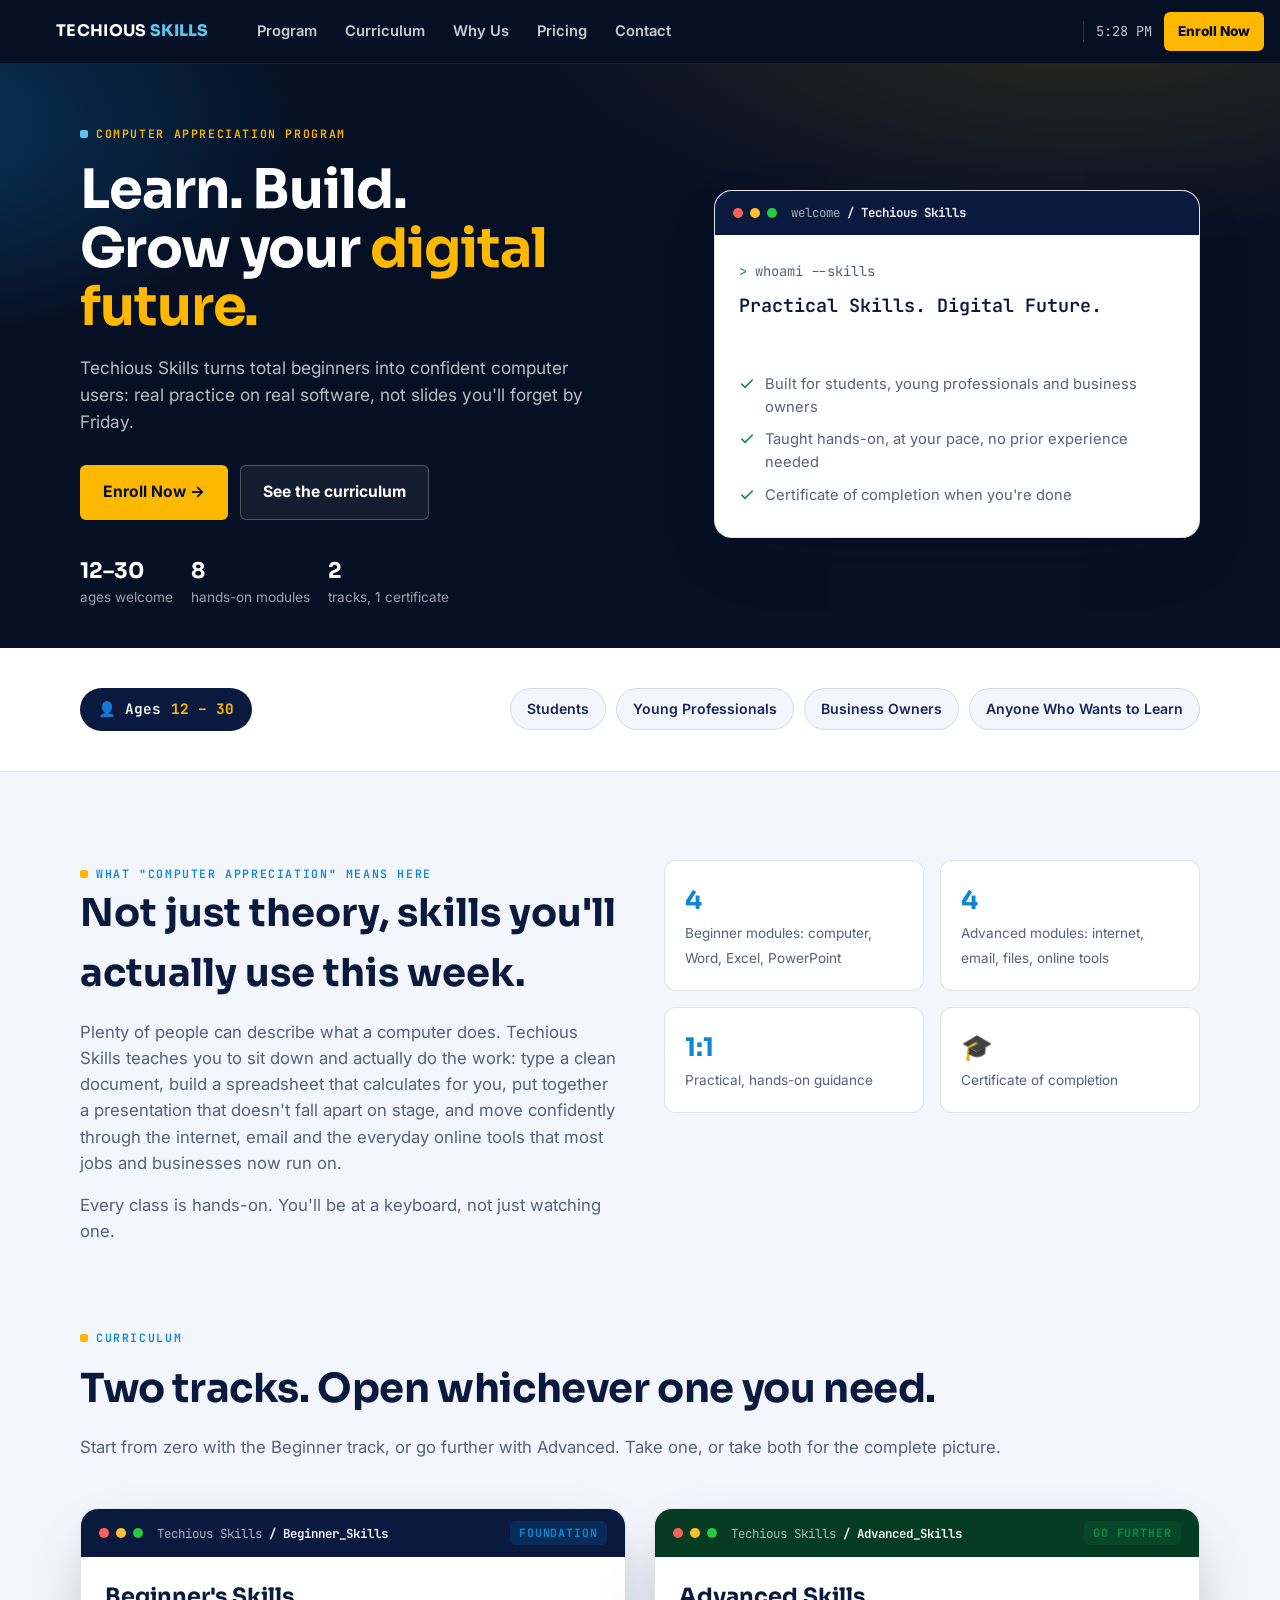
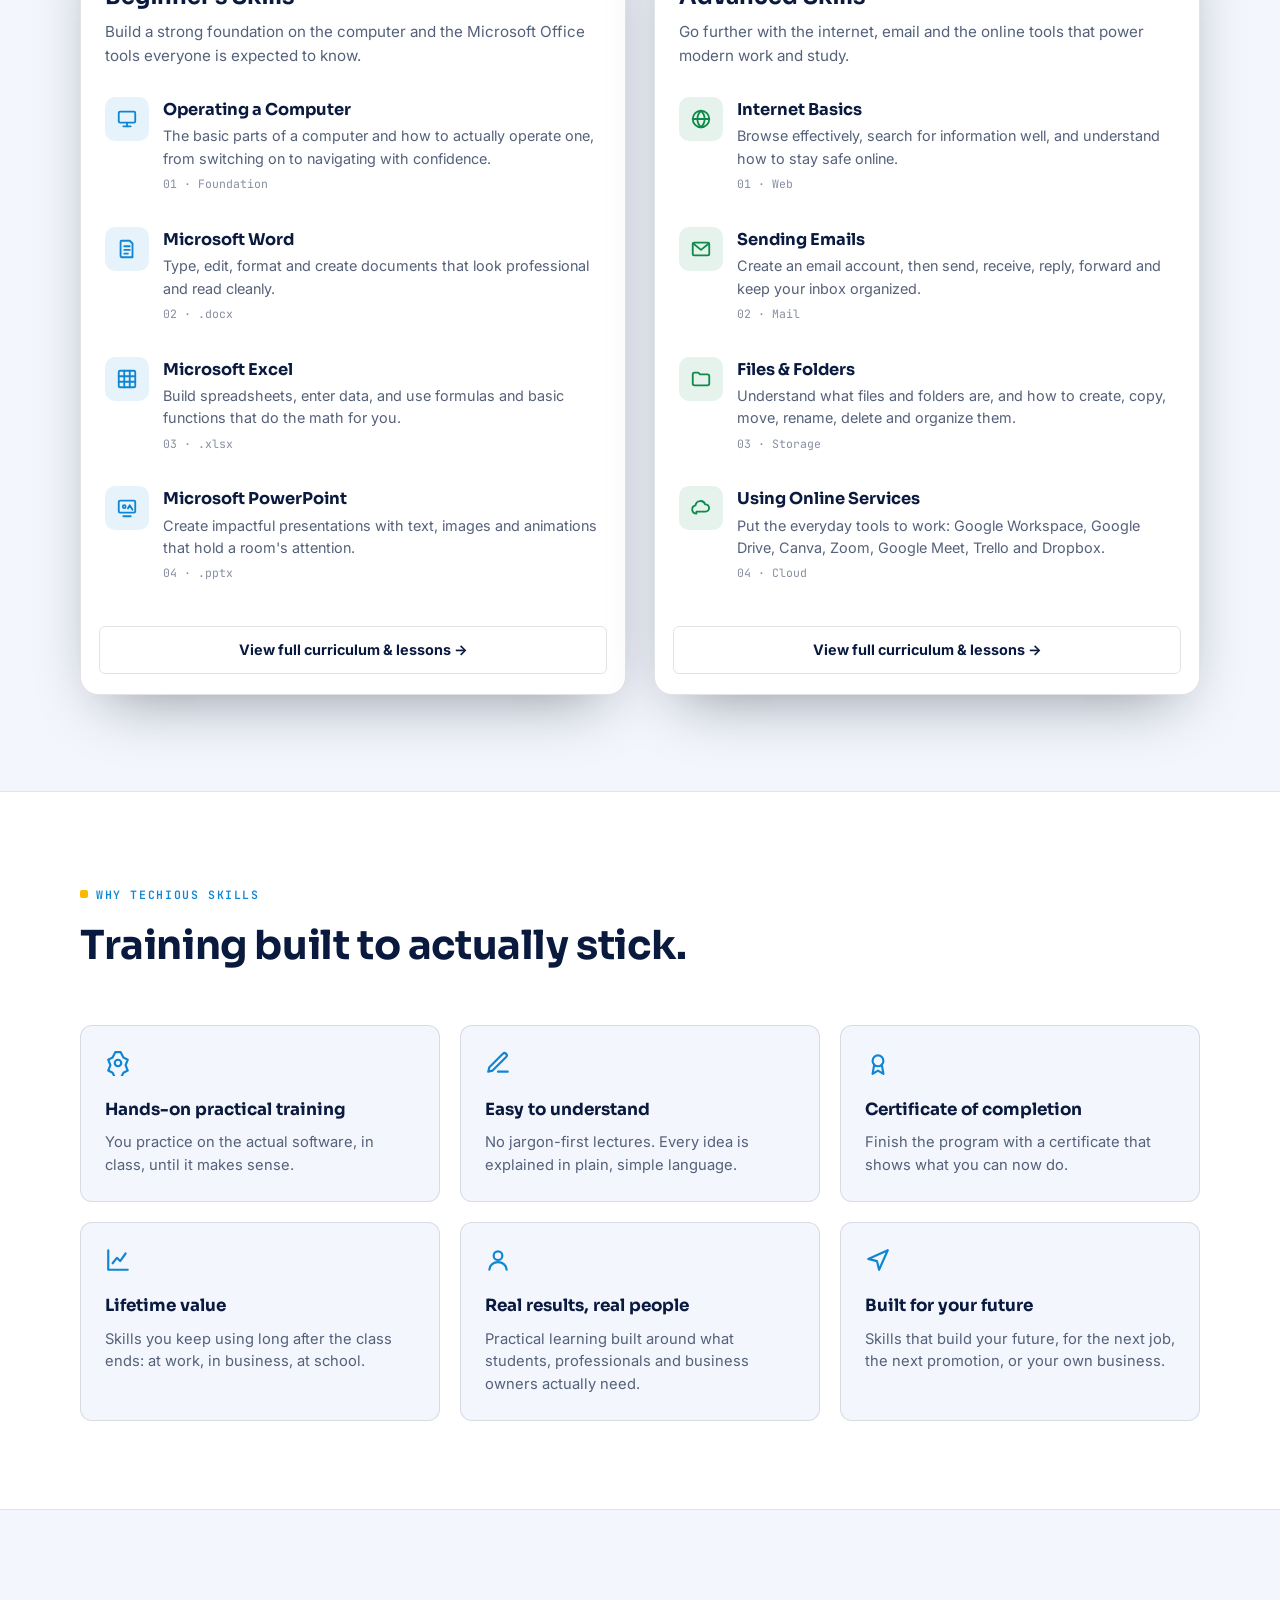
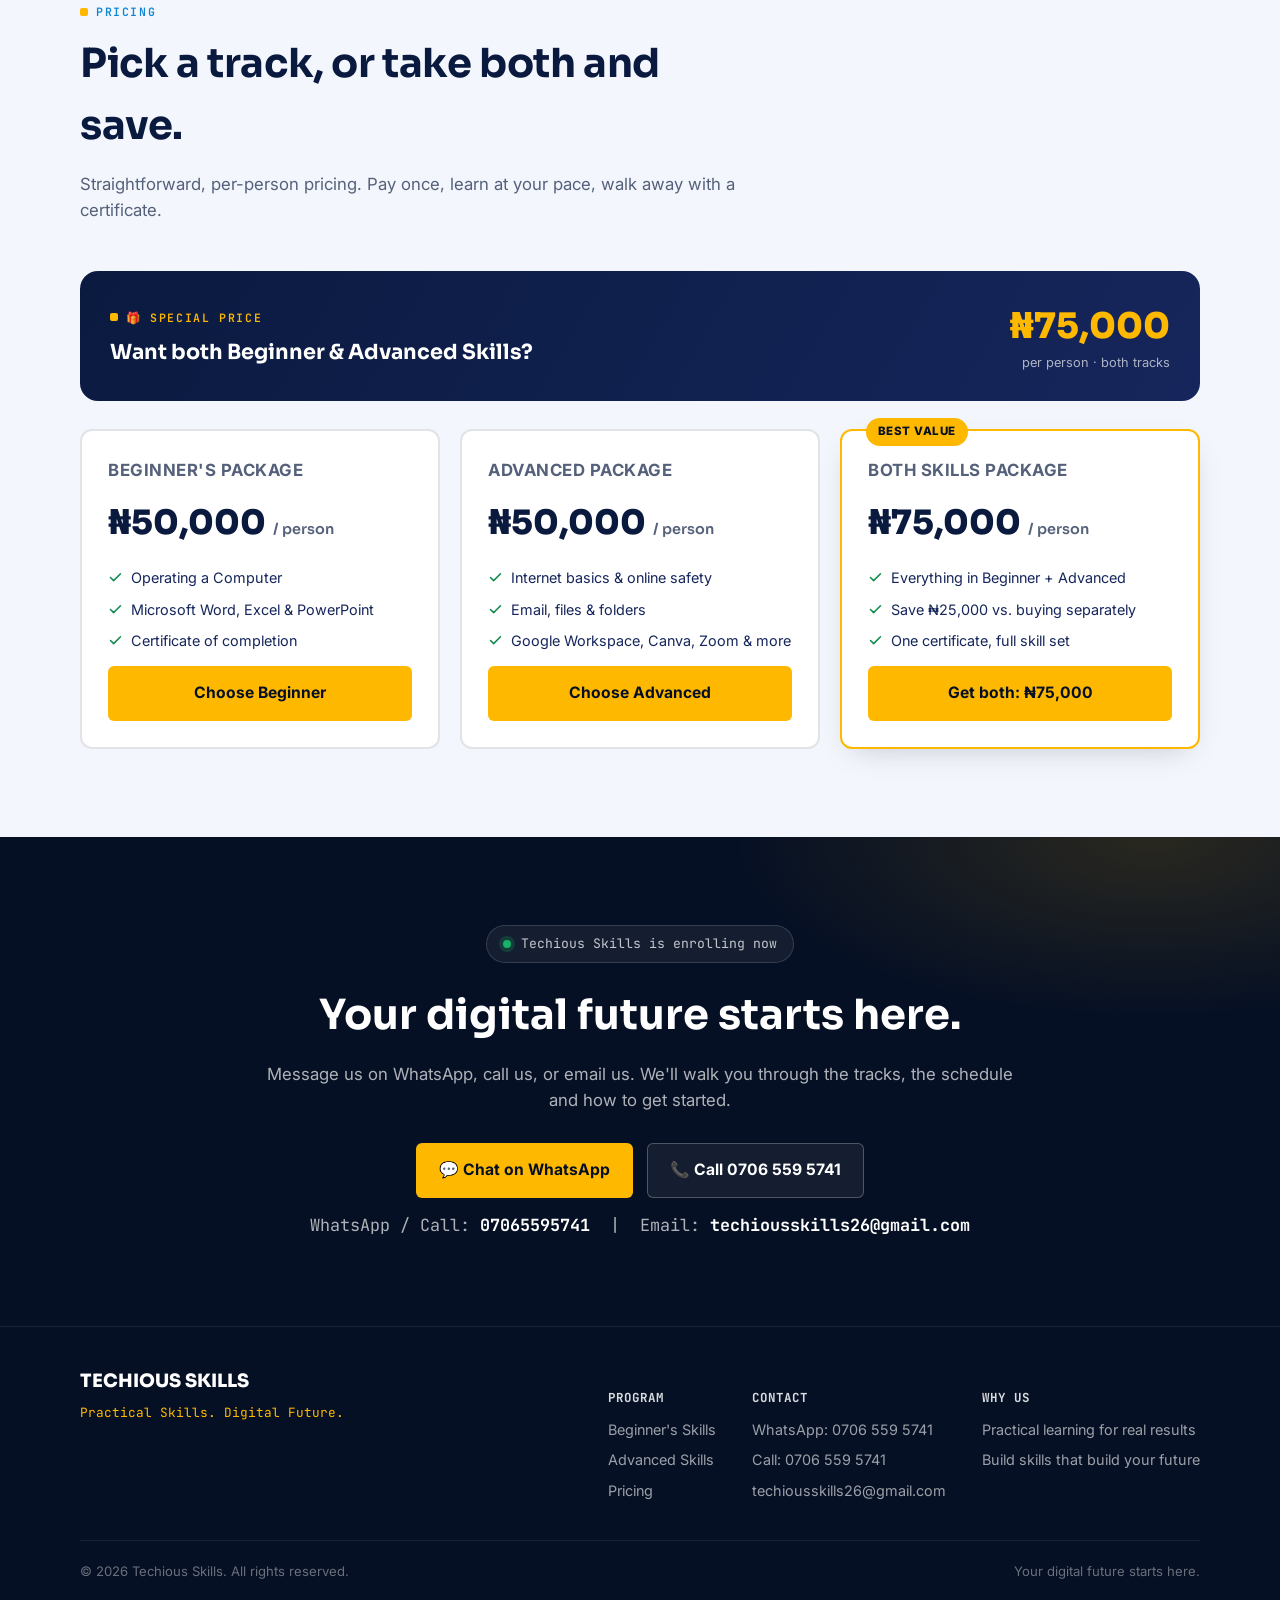
<file: index.html>
<!DOCTYPE html>
<html lang="en">
<head>
<meta charset="UTF-8" />
<meta name="viewport" content="width=device-width, initial-scale=1.0" />
<title>Techious Skills: Computer Appreciation | Practical Skills. Digital Future.</title>
<meta name="description" content="Techious Skills teaches practical computer appreciation: computer basics, Microsoft Word, Excel, PowerPoint, internet, email and online tools, for students, professionals and business owners aged 12 to 30. Hands-on training with a certificate of completion." />
<meta name="theme-color" content="#0A1A3F" />

<!-- Open Graph -->
<meta property="og:title" content="Techious Skills: Computer Appreciation" />
<meta property="og:description" content="Practical Skills. Digital Future. Beginner and advanced computer training with hands-on practice and a certificate of completion." />
<meta property="og:type" content="website" />

<link rel="preconnect" href="https://fonts.googleapis.com" />
<link rel="preconnect" href="https://fonts.gstatic.com" crossorigin />
<link href="https://fonts.googleapis.com/css2?family=Sora:wght@400;600;700;800&family=Inter:wght@400;500;600;700&family=JetBrains+Mono:wght@400;500;700&display=swap" rel="stylesheet" />

<link rel="stylesheet" href="css/style.css" />
</head>
<body>

<a class="skip-link" href="#main">Skip to content</a>

<!-- ===================== TASKBAR / NAV ===================== -->
<header class="taskbar" id="taskbar">
  <a class="start-btn" href="index.html#top" aria-label="Techious Skills home">
    <span class="start-glyph" aria-hidden="true"><i></i><i></i><i></i><i></i></span>
    <span class="start-label">TECHIOUS <b>SKILLS</b></span>
  </a>

  <nav class="taskbar-nav" aria-label="Primary">
    <a href="index.html#program">Program</a>
    <a href="index.html#curriculum">Curriculum</a>
    <a href="index.html#why">Why Us</a>
    <a href="index.html#pricing">Pricing</a>
    <a href="index.html#contact">Contact</a>
  </nav>

  <div class="taskbar-tray">
    <span class="tray-item" id="clock" aria-label="Current time">--:--</span>
    <a class="tray-cta" href="enroll.html">
      Enroll Now
    </a>
    <button class="menu-toggle" id="menuToggle" aria-expanded="false" aria-controls="startMenu" aria-label="Open menu">
      <svg viewBox="0 0 24 24" fill="none" stroke="currentColor" stroke-width="2" stroke-linecap="round"><line x1="3" y1="6" x2="21" y2="6"/><line x1="3" y1="12" x2="21" y2="12"/><line x1="3" y1="18" x2="21" y2="18"/></svg>
    </button>
  </div>
</header>

<!-- ===================== START MENU (mobile) ===================== -->
<div class="start-menu" id="startMenu" hidden>
  <span class="start-menu-label">// pinned sections</span>
  <div class="start-menu-grid">
    <a class="start-tile" href="index.html#program">
      <svg viewBox="0 0 24 24" fill="none" stroke="currentColor" stroke-width="2" stroke-linecap="round" stroke-linejoin="round"><rect x="3" y="4" width="18" height="12" rx="1"/><line x1="8" y1="20" x2="16" y2="20"/><line x1="12" y1="16" x2="12" y2="20"/></svg>
      Program
    </a>
    <a class="start-tile" href="index.html#curriculum">
      <svg viewBox="0 0 24 24" fill="none" stroke="currentColor" stroke-width="2" stroke-linecap="round" stroke-linejoin="round"><path d="M3 7a2 2 0 0 1 2-2h4l2 2h8a2 2 0 0 1 2 2v8a2 2 0 0 1-2 2H5a2 2 0 0 1-2-2V7Z"/></svg>
      Curriculum
    </a>
    <a class="start-tile" href="index.html#why">
      <svg viewBox="0 0 24 24" fill="none" stroke="currentColor" stroke-width="2" stroke-linecap="round" stroke-linejoin="round"><path d="M12 2 3 6v6c0 5 3.8 8.7 9 10 5.2-1.3 9-5 9-10V6l-9-4Z"/></svg>
      Why Us
    </a>
    <a class="start-tile" href="index.html#pricing">
      <svg viewBox="0 0 24 24" fill="none" stroke="currentColor" stroke-width="2" stroke-linecap="round" stroke-linejoin="round"><line x1="12" y1="2" x2="12" y2="22"/><path d="M17 5H9.5a3.5 3.5 0 0 0 0 7h5a3.5 3.5 0 0 1 0 7H6"/></svg>
      Pricing
    </a>
  </div>
  <a class="start-menu-cta" href="enroll.html">Enroll Now</a>
</div>

<main id="main">

  <!-- ===================== HERO ===================== -->
  <section class="hero" id="top">
    <div class="hero-inner">
      <div class="hero-copy">
        <span class="eyebrow">Computer Appreciation Program</span>
        <h1>Learn. Build.<br>Grow your <span class="accent">digital future.</span></h1>
        <p class="lede">Techious Skills turns total beginners into confident computer users: real practice on real software, not slides you'll forget by Friday.</p>

        <div class="hero-actions">
          <a class="btn btn-primary" href="enroll.html">Enroll Now →</a>
          <a class="btn btn-ghost" href="#curriculum">See the curriculum</a>
        </div>

        <div class="hero-badges">
          <div class="hero-badge"><b>12–30</b>ages welcome</div>
          <div class="hero-badge"><b>8</b>hands-on modules</div>
          <div class="hero-badge"><b>2</b>tracks, 1 certificate</div>
        </div>
      </div>

      <div class="hero-window window">
        <div class="window-bar">
          <span class="window-dots"><span></span><span></span><span></span></span>
          <span class="window-path">welcome <b>/ Techious Skills</b></span>
        </div>
        <div class="hero-window-body">
          <p class="terminal-line"><span class="terminal-prompt">&gt;</span> whoami --skills</p>
          <p class="typed-line" id="typedLine" data-text="Practical Skills. Digital Future.">Practical Skills. Digital Future.</p>

          <ul class="hero-checklist">
            <li><svg viewBox="0 0 24 24" fill="none" stroke="currentColor" stroke-width="2.4" stroke-linecap="round" stroke-linejoin="round"><polyline points="20 6 9 17 4 12"/></svg> Built for students, young professionals and business owners</li>
            <li><svg viewBox="0 0 24 24" fill="none" stroke="currentColor" stroke-width="2.4" stroke-linecap="round" stroke-linejoin="round"><polyline points="20 6 9 17 4 12"/></svg> Taught hands-on, at your pace, no prior experience needed</li>
            <li><svg viewBox="0 0 24 24" fill="none" stroke="currentColor" stroke-width="2.4" stroke-linecap="round" stroke-linejoin="round"><polyline points="20 6 9 17 4 12"/></svg> Certificate of completion when you're done</li>
          </ul>
        </div>
      </div>
    </div>
  </section>

  <!-- ===================== AUDIENCE STRIP ===================== -->
  <section class="audience">
    <div class="audience-inner">
      <div class="age-pill">👤 Ages <b>12 – 30</b></div>
      <div class="audience-chips">
        <span class="chip">Students</span>
        <span class="chip">Young Professionals</span>
        <span class="chip">Business Owners</span>
        <span class="chip">Anyone Who Wants to Learn</span>
      </div>
    </div>
  </section>

  <!-- ===================== PROGRAM ===================== -->
  <section class="program" id="program">
    <div class="program-inner">
      <div class="reveal">
        <span class="eyebrow">What "computer appreciation" means here</span>
        <h2>Not just theory, skills you'll actually use this week.</h2>
        <p>Plenty of people can describe what a computer does. Techious Skills teaches you to sit down and actually do the work: type a clean document, build a spreadsheet that calculates for you, put together a presentation that doesn't fall apart on stage, and move confidently through the internet, email and the everyday online tools that most jobs and businesses now run on.</p>
        <p>Every class is hands-on. You'll be at a keyboard, not just watching one.</p>
      </div>
      <div class="program-stats reveal">
        <div class="stat-card"><b>4</b><span>Beginner modules: computer, Word, Excel, PowerPoint</span></div>
        <div class="stat-card"><b>4</b><span>Advanced modules: internet, email, files, online tools</span></div>
        <div class="stat-card"><b>1:1</b><span>Practical, hands-on guidance</span></div>
        <div class="stat-card"><b>🎓</b><span>Certificate of completion</span></div>
      </div>
    </div>
  </section>

  <!-- ===================== CURRICULUM ===================== -->
  <section class="curriculum" id="curriculum">
    <div class="section-head" style="max-width:1120px;margin-inline:auto;">
      <span class="eyebrow">Curriculum</span>
      <h2>Two tracks. Open whichever one you need.</h2>
      <p>Start from zero with the Beginner track, or go further with Advanced. Take one, or take both for the complete picture.</p>
    </div>

    <div class="curriculum-grid">

      <!-- Beginner folder -->
      <div class="folder-window window reveal beginner">
        <div class="window-bar">
          <span class="window-dots"><span></span><span></span><span></span></span>
          <span class="window-path">Techious Skills <b>/ Beginner_Skills</b></span>
          <span class="folder-tag">Foundation</span>
        </div>
        <a class="folder-head folder-head-link" href="beginner.html">
          <h3>Beginner's Skills</h3>
          <p>Build a strong foundation on the computer and the Microsoft Office tools everyone is expected to know.</p>
        </a>
        <div class="module-list">
          <div class="module">
            <span class="module-icon"><svg viewBox="0 0 24 24" fill="none" stroke="currentColor" stroke-width="2" stroke-linecap="round" stroke-linejoin="round"><rect x="3" y="4" width="18" height="12" rx="1.5"/><line x1="8" y1="20" x2="16" y2="20"/><line x1="12" y1="16" x2="12" y2="20"/></svg></span>
            <div><h4>Operating a Computer</h4><p>The basic parts of a computer and how to actually operate one, from switching on to navigating with confidence.</p><span class="file-ext">01 · Foundation</span></div>
          </div>
          <div class="module">
            <span class="module-icon"><svg viewBox="0 0 24 24" fill="none" stroke="currentColor" stroke-width="2" stroke-linecap="round" stroke-linejoin="round"><path d="M6 3h9l3 3v15H6a1 1 0 0 1-1-1V4a1 1 0 0 1 1-1Z"/><line x1="9" y1="9" x2="15" y2="9"/><line x1="9" y1="13" x2="15" y2="13"/><line x1="9" y1="17" x2="13" y2="17"/></svg></span>
            <div><h4>Microsoft Word</h4><p>Type, edit, format and create documents that look professional and read cleanly.</p><span class="file-ext">02 · .docx</span></div>
          </div>
          <div class="module">
            <span class="module-icon"><svg viewBox="0 0 24 24" fill="none" stroke="currentColor" stroke-width="2" stroke-linecap="round" stroke-linejoin="round"><rect x="3" y="3" width="18" height="18" rx="1.5"/><line x1="3" y1="9" x2="21" y2="9"/><line x1="3" y1="15" x2="21" y2="15"/><line x1="9" y1="3" x2="9" y2="21"/><line x1="15" y1="3" x2="15" y2="21"/></svg></span>
            <div><h4>Microsoft Excel</h4><p>Build spreadsheets, enter data, and use formulas and basic functions that do the math for you.</p><span class="file-ext">03 · .xlsx</span></div>
          </div>
          <div class="module">
            <span class="module-icon"><svg viewBox="0 0 24 24" fill="none" stroke="currentColor" stroke-width="2" stroke-linecap="round" stroke-linejoin="round"><rect x="3" y="4" width="18" height="13" rx="1.5"/><line x1="8" y1="21" x2="16" y2="21"/><circle cx="9" cy="10.5" r="1.6"/><path d="M13 12.5 15 9l3 5"/></svg></span>
            <div><h4>Microsoft PowerPoint</h4><p>Create impactful presentations with text, images and animations that hold a room's attention.</p><span class="file-ext">04 · .pptx</span></div>
          </div>
        </div>
        <a class="folder-cta" href="beginner.html">View full curriculum &amp; lessons →</a>
      </div>

      <!-- Advanced folder -->
      <div class="folder-window window reveal advanced">
        <div class="window-bar">
          <span class="window-dots"><span></span><span></span><span></span></span>
          <span class="window-path">Techious Skills <b>/ Advanced_Skills</b></span>
          <span class="folder-tag">Go further</span>
        </div>
        <a class="folder-head folder-head-link" href="advanced.html">
          <h3>Advanced Skills</h3>
          <p>Go further with the internet, email and the online tools that power modern work and study.</p>
        </a>
        <div class="module-list">
          <div class="module">
            <span class="module-icon"><svg viewBox="0 0 24 24" fill="none" stroke="currentColor" stroke-width="2" stroke-linecap="round" stroke-linejoin="round"><circle cx="12" cy="12" r="9"/><line x1="3" y1="12" x2="21" y2="12"/><path d="M12 3c2.6 2.6 4 5.7 4 9s-1.4 6.4-4 9c-2.6-2.6-4-5.7-4-9s1.4-6.4 4-9Z"/></svg></span>
            <div><h4>Internet Basics</h4><p>Browse effectively, search for information well, and understand how to stay safe online.</p><span class="file-ext">01 · Web</span></div>
          </div>
          <div class="module">
            <span class="module-icon"><svg viewBox="0 0 24 24" fill="none" stroke="currentColor" stroke-width="2" stroke-linecap="round" stroke-linejoin="round"><rect x="3" y="5" width="18" height="14" rx="1.5"/><path d="m3.5 6 8.5 7 8.5-7"/></svg></span>
            <div><h4>Sending Emails</h4><p>Create an email account, then send, receive, reply, forward and keep your inbox organized.</p><span class="file-ext">02 · Mail</span></div>
          </div>
          <div class="module">
            <span class="module-icon"><svg viewBox="0 0 24 24" fill="none" stroke="currentColor" stroke-width="2" stroke-linecap="round" stroke-linejoin="round"><path d="M3 7a2 2 0 0 1 2-2h4l2 2h8a2 2 0 0 1 2 2v8a2 2 0 0 1-2 2H5a2 2 0 0 1-2-2V7Z"/></svg></span>
            <div><h4>Files &amp; Folders</h4><p>Understand what files and folders are, and how to create, copy, move, rename, delete and organize them.</p><span class="file-ext">03 · Storage</span></div>
          </div>
          <div class="module">
            <span class="module-icon"><svg viewBox="0 0 24 24" fill="none" stroke="currentColor" stroke-width="2" stroke-linecap="round" stroke-linejoin="round"><path d="M7 18a4.5 4.5 0 0 1-1-8.9A5.5 5.5 0 0 1 16.6 8 4 4 0 0 1 17 16H7Z"/></svg></span>
            <div><h4>Using Online Services</h4><p>Put the everyday tools to work: Google Workspace, Google Drive, Canva, Zoom, Google Meet, Trello and Dropbox.</p><span class="file-ext">04 · Cloud</span></div>
          </div>
        </div>
        <a class="folder-cta" href="advanced.html">View full curriculum &amp; lessons →</a>
      </div>

    </div>
  </section>

  <!-- ===================== WHY US ===================== -->
  <section class="section why" id="why">
    <div class="section-inner">
      <div class="section-head">
        <span class="eyebrow">Why Techious Skills</span>
        <h2>Training built to actually stick.</h2>
      </div>
      <div class="why-grid">
        <div class="why-card reveal">
          <svg viewBox="0 0 24 24" fill="none" stroke="currentColor" stroke-width="2" stroke-linecap="round" stroke-linejoin="round"><path d="M14.5 2h-5L7 7l-4 2 2 5-2 5 4 2 2.5 5h5L17 21l4-2-2-5 2-5-4-2-2.5-5Z"/><circle cx="12" cy="12" r="3"/></svg>
          <h3>Hands-on practical training</h3>
          <p>You practice on the actual software, in class, until it makes sense.</p>
        </div>
        <div class="why-card reveal">
          <svg viewBox="0 0 24 24" fill="none" stroke="currentColor" stroke-width="2" stroke-linecap="round" stroke-linejoin="round"><path d="M12 20h9"/><path d="M16.5 3.5a2.1 2.1 0 0 1 3 3L7 19l-4 1 1-4Z"/></svg>
          <h3>Easy to understand</h3>
          <p>No jargon-first lectures. Every idea is explained in plain, simple language.</p>
        </div>
        <div class="why-card reveal">
          <svg viewBox="0 0 24 24" fill="none" stroke="currentColor" stroke-width="2" stroke-linecap="round" stroke-linejoin="round"><path d="M12 15a5 5 0 1 0 0-10 5 5 0 0 0 0 10Z"/><path d="M8.5 13.5 7 22l5-3 5 3-1.5-8.5"/></svg>
          <h3>Certificate of completion</h3>
          <p>Finish the program with a certificate that shows what you can now do.</p>
        </div>
        <div class="why-card reveal">
          <svg viewBox="0 0 24 24" fill="none" stroke="currentColor" stroke-width="2" stroke-linecap="round" stroke-linejoin="round"><path d="M3 3v18h18"/><path d="m7 15 4-5 3 3 5-7"/></svg>
          <h3>Lifetime value</h3>
          <p>Skills you keep using long after the class ends: at work, in business, at school.</p>
        </div>
        <div class="why-card reveal">
          <svg viewBox="0 0 24 24" fill="none" stroke="currentColor" stroke-width="2" stroke-linecap="round" stroke-linejoin="round"><circle cx="12" cy="8" r="4"/><path d="M4 21c0-4 3.6-7 8-7s8 3 8 7"/></svg>
          <h3>Real results, real people</h3>
          <p>Practical learning built around what students, professionals and business owners actually need.</p>
        </div>
        <div class="why-card reveal">
          <svg viewBox="0 0 24 24" fill="none" stroke="currentColor" stroke-width="2" stroke-linecap="round" stroke-linejoin="round"><path d="m3 11 18-8-8 18-2-8-8-2Z"/></svg>
          <h3>Built for your future</h3>
          <p>Skills that build your future, for the next job, the next promotion, or your own business.</p>
        </div>
      </div>
    </div>
  </section>

  <!-- ===================== PRICING ===================== -->
  <section class="section pricing" id="pricing">
    <div class="section-inner">
      <div class="section-head">
        <span class="eyebrow">Pricing</span>
        <h2>Pick a track, or take both and save.</h2>
        <p>Straightforward, per-person pricing. Pay once, learn at your pace, walk away with a certificate.</p>
      </div>

      <div class="bundle-banner reveal">
        <div class="bundle-copy">
          <span class="eyebrow">🎁 Special price</span>
          <h3>Want both Beginner &amp; Advanced Skills?</h3>
        </div>
        <div class="bundle-price">
          <div class="amount">₦75,000</div>
          <div class="per">per person · both tracks</div>
        </div>
      </div>

      <div class="pricing-grid">
        <div class="price-card reveal">
          <h4>Beginner's Package</h4>
          <div class="amount">₦50,000 <span>/ person</span></div>
          <ul>
            <li><svg viewBox="0 0 24 24" fill="none" stroke="currentColor" stroke-width="2.4" stroke-linecap="round" stroke-linejoin="round"><polyline points="20 6 9 17 4 12"/></svg> Operating a Computer</li>
            <li><svg viewBox="0 0 24 24" fill="none" stroke="currentColor" stroke-width="2.4" stroke-linecap="round" stroke-linejoin="round"><polyline points="20 6 9 17 4 12"/></svg> Microsoft Word, Excel &amp; PowerPoint</li>
            <li><svg viewBox="0 0 24 24" fill="none" stroke="currentColor" stroke-width="2.4" stroke-linecap="round" stroke-linejoin="round"><polyline points="20 6 9 17 4 12"/></svg> Certificate of completion</li>
          </ul>
          <a class="btn btn-primary" href="beginner.html">Choose Beginner</a>
        </div>

        <div class="price-card reveal">
          <h4>Advanced Package</h4>
          <div class="amount">₦50,000 <span>/ person</span></div>
          <ul>
            <li><svg viewBox="0 0 24 24" fill="none" stroke="currentColor" stroke-width="2.4" stroke-linecap="round" stroke-linejoin="round"><polyline points="20 6 9 17 4 12"/></svg> Internet basics &amp; online safety</li>
            <li><svg viewBox="0 0 24 24" fill="none" stroke="currentColor" stroke-width="2.4" stroke-linecap="round" stroke-linejoin="round"><polyline points="20 6 9 17 4 12"/></svg> Email, files &amp; folders</li>
            <li><svg viewBox="0 0 24 24" fill="none" stroke="currentColor" stroke-width="2.4" stroke-linecap="round" stroke-linejoin="round"><polyline points="20 6 9 17 4 12"/></svg> Google Workspace, Canva, Zoom &amp; more</li>
          </ul>
          <a class="btn btn-primary" href="advanced.html">Choose Advanced</a>
        </div>

        <div class="price-card featured reveal">
          <span class="ribbon">Best value</span>
          <h4>Both Skills Package</h4>
          <div class="amount">₦75,000 <span>/ person</span></div>
          <ul>
            <li><svg viewBox="0 0 24 24" fill="none" stroke="currentColor" stroke-width="2.4" stroke-linecap="round" stroke-linejoin="round"><polyline points="20 6 9 17 4 12"/></svg> Everything in Beginner + Advanced</li>
            <li><svg viewBox="0 0 24 24" fill="none" stroke="currentColor" stroke-width="2.4" stroke-linecap="round" stroke-linejoin="round"><polyline points="20 6 9 17 4 12"/></svg> Save ₦25,000 vs. buying separately</li>
            <li><svg viewBox="0 0 24 24" fill="none" stroke="currentColor" stroke-width="2.4" stroke-linecap="round" stroke-linejoin="round"><polyline points="20 6 9 17 4 12"/></svg> One certificate, full skill set</li>
          </ul>
          <a class="btn btn-primary" href="bundle.html">Get both: ₦75,000</a>
        </div>
      </div>
    </div>
  </section>

  <!-- ===================== CTA / CONTACT ===================== -->
  <section class="section cta" id="contact">
    <div class="cta-inner">
      <span class="cta-toast"><span class="dot"></span> Techious Skills is enrolling now</span>
      <h2>Your digital future starts here.</h2>
      <p>Message us on WhatsApp, call us, or email us. We'll walk you through the tracks, the schedule and how to get started.</p>
      <div class="cta-actions">
        <a class="btn btn-primary" href="https://wa.me/2347065595741" target="_blank" rel="noopener">💬 Chat on WhatsApp</a>
        <a class="btn btn-ghost" href="tel:+2347065595741">📞 Call 0706 559 5741</a>
      </div>
      <p class="cta-phone">WhatsApp / Call: <b>07065595741</b> &nbsp;|&nbsp; Email: <b>techiousskills26@gmail.com</b></p>
    </div>
  </section>

</main>

<!-- ===================== FOOTER ===================== -->
<footer class="site-footer">
  <div class="footer-inner">
    <div class="footer-brand">
      <span class="name">TECHIOUS SKILLS</span>
      <span class="tag">Practical Skills. Digital Future.</span>
    </div>
    <div class="footer-links">
      <div class="footer-col">
        <h5>Program</h5>
        <a href="#curriculum">Beginner's Skills</a>
        <a href="#curriculum">Advanced Skills</a>
        <a href="#pricing">Pricing</a>
      </div>
      <div class="footer-col">
        <h5>Contact</h5>
        <a href="https://wa.me/2347065595741" target="_blank" rel="noopener">WhatsApp: 0706 559 5741</a>
        <a href="tel:+2347065595741">Call: 0706 559 5741</a>
        <a href="mailto:techiousskills26@gmail.com">techiousskills26@gmail.com</a>
      </div>
      <div class="footer-col">
        <h5>Why us</h5>
        <span>Practical learning for real results</span>
        <span>Build skills that build your future</span>
      </div>
    </div>
  </div>
  <div class="footer-bottom">
    <span>© <span id="year">2026</span> Techious Skills. All rights reserved.</span>
    <span>Your digital future starts here.</span>
  </div>
</footer>

<script src="js/script.js"></script>
</body>
</html>
</file>
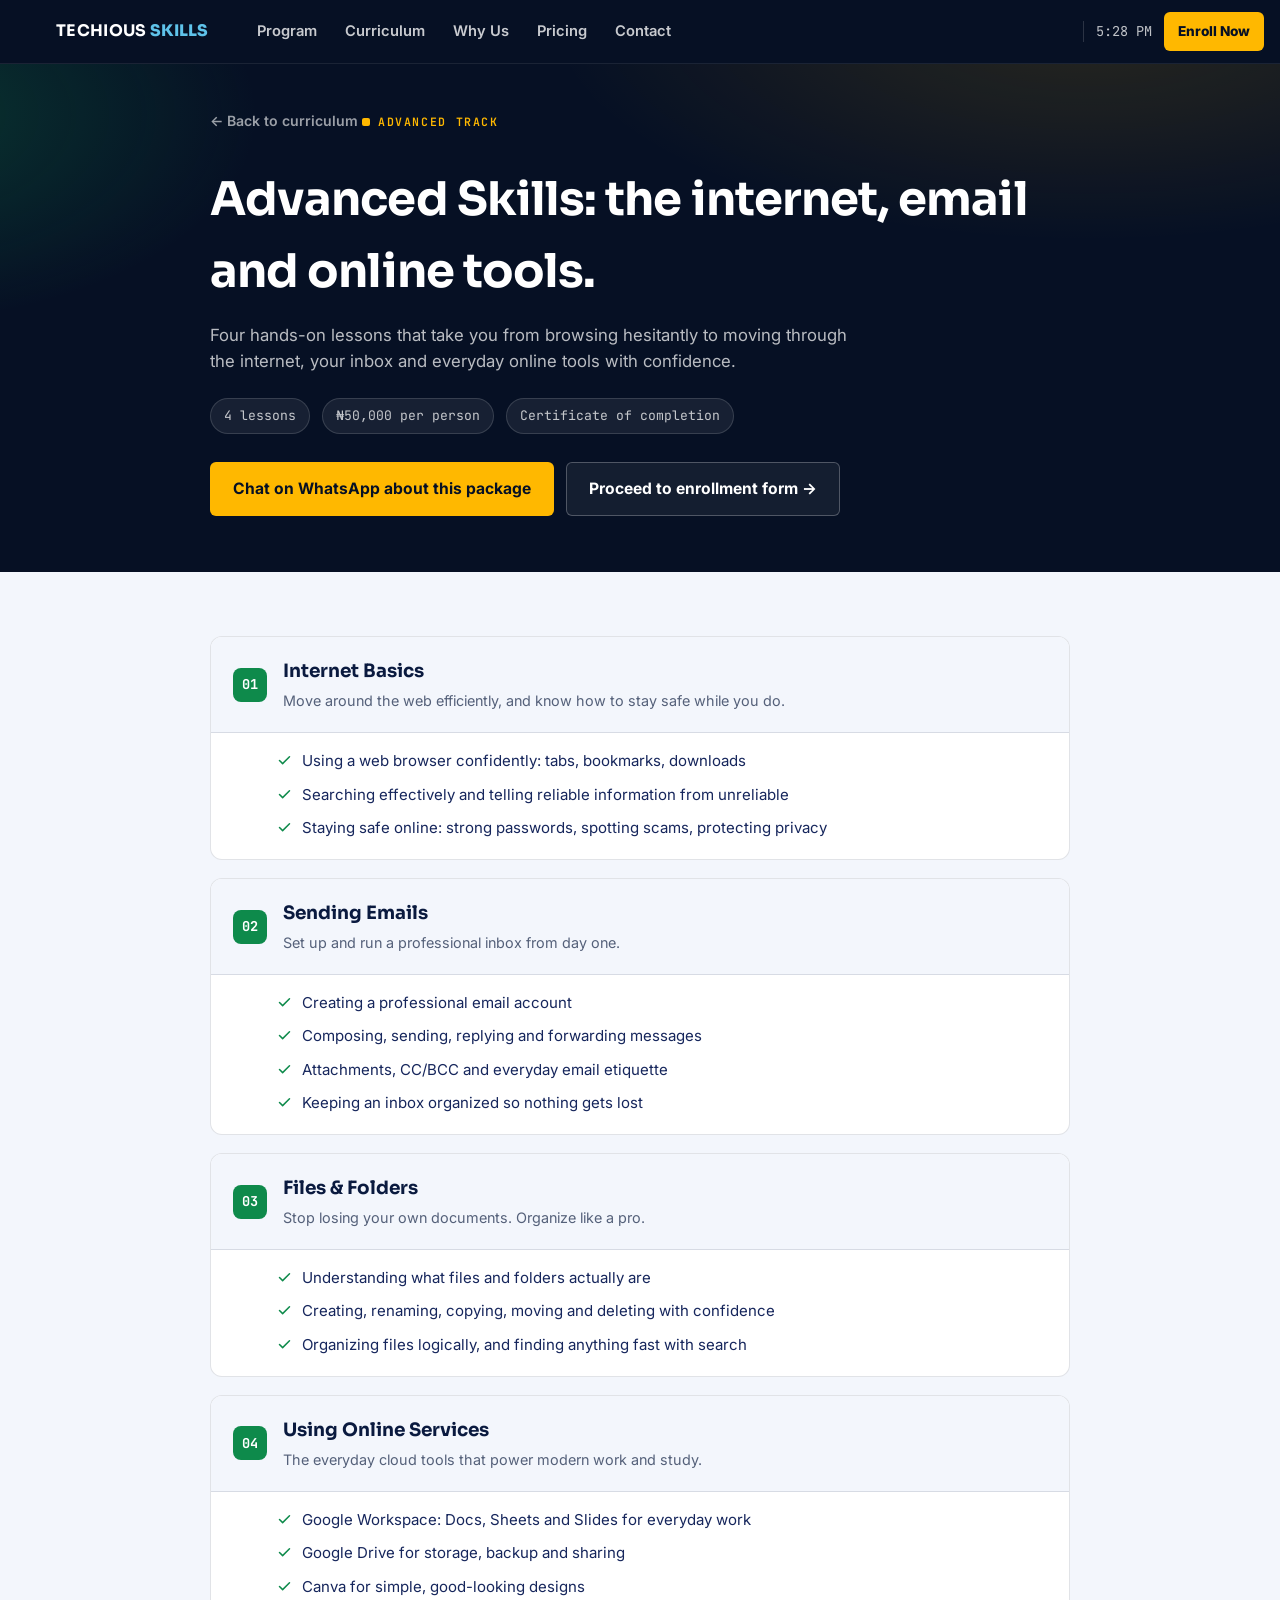
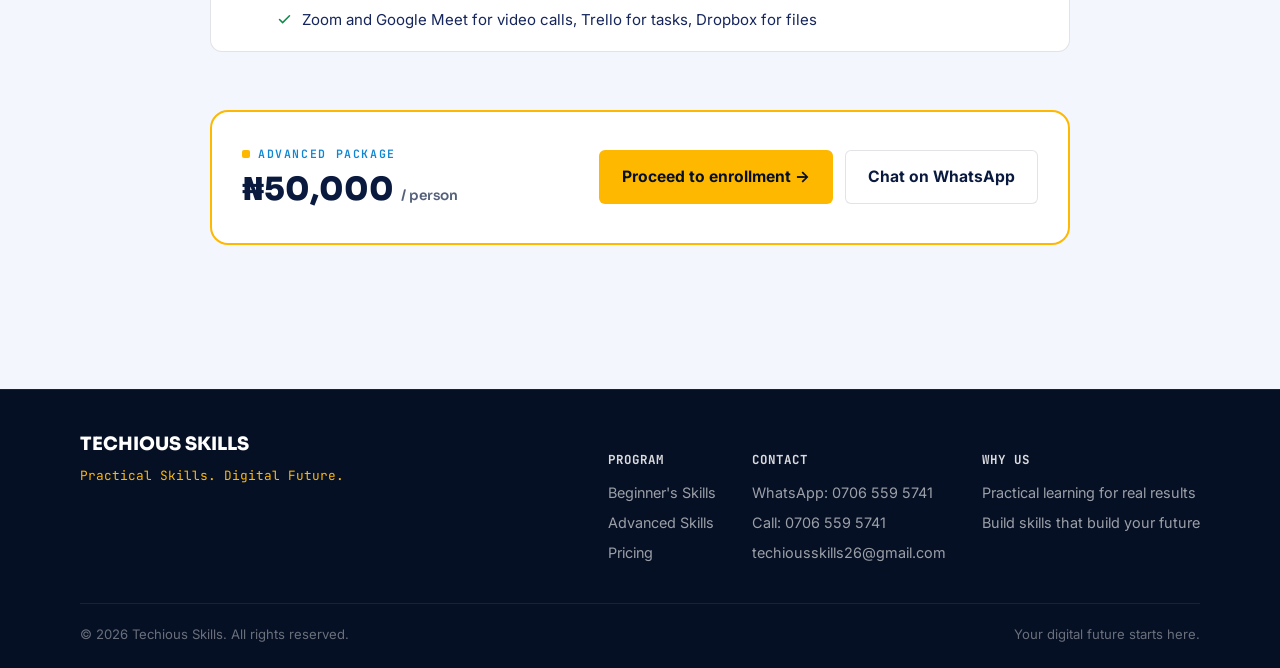
<file: advanced.html>
<!DOCTYPE html>
<html lang="en">
<head>
<meta charset="UTF-8" />
<meta name="viewport" content="width=device-width, initial-scale=1.0" />
<title>Advanced Skills Curriculum | Techious Skills</title>
<meta name="description" content="See every lesson inside the Techious Skills Advanced Package: Internet Basics, Sending Emails, Files & Folders and Using Online Services. ₦50,000 per person." />
<meta name="theme-color" content="#0A1A3F" />

<link rel="preconnect" href="https://fonts.googleapis.com" />
<link rel="preconnect" href="https://fonts.gstatic.com" crossorigin />
<link href="https://fonts.googleapis.com/css2?family=Sora:wght@400;600;700;800&family=Inter:wght@400;500;600;700&family=JetBrains+Mono:wght@400;500;700&display=swap" rel="stylesheet" />

<link rel="stylesheet" href="css/style.css" />
</head>
<body>

<a class="skip-link" href="#main">Skip to content</a>

<!-- ===================== TASKBAR / NAV ===================== -->
<header class="taskbar" id="taskbar">
  <a class="start-btn" href="index.html#top" aria-label="Techious Skills home">
    <span class="start-glyph" aria-hidden="true"><i></i><i></i><i></i><i></i></span>
    <span class="start-label">TECHIOUS <b>SKILLS</b></span>
  </a>

  <nav class="taskbar-nav" aria-label="Primary">
    <a href="index.html#program">Program</a>
    <a href="index.html#curriculum">Curriculum</a>
    <a href="index.html#why">Why Us</a>
    <a href="index.html#pricing">Pricing</a>
    <a href="index.html#contact">Contact</a>
  </nav>

  <div class="taskbar-tray">
    <span class="tray-item" id="clock" aria-label="Current time">--:--</span>
    <a class="tray-cta" href="enroll.html?package=advanced">
      Enroll Now
    </a>
    <button class="menu-toggle" id="menuToggle" aria-expanded="false" aria-controls="startMenu" aria-label="Open menu">
      <svg viewBox="0 0 24 24" fill="none" stroke="currentColor" stroke-width="2" stroke-linecap="round"><line x1="3" y1="6" x2="21" y2="6"/><line x1="3" y1="12" x2="21" y2="12"/><line x1="3" y1="18" x2="21" y2="18"/></svg>
    </button>
  </div>
</header>

<!-- ===================== START MENU (mobile) ===================== -->
<div class="start-menu" id="startMenu" hidden>
  <span class="start-menu-label">// pinned sections</span>
  <div class="start-menu-grid">
    <a class="start-tile" href="index.html#program">
      <svg viewBox="0 0 24 24" fill="none" stroke="currentColor" stroke-width="2" stroke-linecap="round" stroke-linejoin="round"><rect x="3" y="4" width="18" height="12" rx="1"/><line x1="8" y1="20" x2="16" y2="20"/><line x1="12" y1="16" x2="12" y2="20"/></svg>
      Program
    </a>
    <a class="start-tile" href="index.html#curriculum">
      <svg viewBox="0 0 24 24" fill="none" stroke="currentColor" stroke-width="2" stroke-linecap="round" stroke-linejoin="round"><path d="M3 7a2 2 0 0 1 2-2h4l2 2h8a2 2 0 0 1 2 2v8a2 2 0 0 1-2 2H5a2 2 0 0 1-2-2V7Z"/></svg>
      Curriculum
    </a>
    <a class="start-tile" href="index.html#why">
      <svg viewBox="0 0 24 24" fill="none" stroke="currentColor" stroke-width="2" stroke-linecap="round" stroke-linejoin="round"><path d="M12 2 3 6v6c0 5 3.8 8.7 9 10 5.2-1.3 9-5 9-10V6l-9-4Z"/></svg>
      Why Us
    </a>
    <a class="start-tile" href="index.html#pricing">
      <svg viewBox="0 0 24 24" fill="none" stroke="currentColor" stroke-width="2" stroke-linecap="round" stroke-linejoin="round"><line x1="12" y1="2" x2="12" y2="22"/><path d="M17 5H9.5a3.5 3.5 0 0 0 0 7h5a3.5 3.5 0 0 1 0 7H6"/></svg>
      Pricing
    </a>
  </div>
  <a class="start-menu-cta" href="enroll.html?package=advanced">Enroll Now</a>
</div>

<main id="main">

  <!-- ===================== SUBHERO ===================== -->
  <section class="subhero advanced-theme" id="top">
    <div class="subhero-inner">
      <a class="back-link" href="index.html#curriculum">&larr; Back to curriculum</a>
      <span class="eyebrow" style="color:var(--gold)">Advanced Track</span>
      <h1>Advanced Skills: the internet, email and online tools.</h1>
      <p class="lede">Four hands-on lessons that take you from browsing hesitantly to moving through the internet, your inbox and everyday online tools with confidence.</p>
      <div class="subhero-meta">
        <span>4 lessons</span>
        <span>₦50,000 per person</span>
        <span>Certificate of completion</span>
      </div>
      <div class="subhero-actions">
        <a class="btn btn-primary" href="https://wa.me/2347065595741?text=Hi%20Techious%20Skills%2C%20I%27m%20interested%20in%20the%20Advanced%20Package%20%28Internet%20Basics%2C%20Sending%20Emails%2C%20Files%20%26%20Folders%20and%20Using%20Online%20Services%29%20for%20%E2%82%A650%2C000.%20Please%20tell%20me%20how%20to%20get%20started." target="_blank" rel="noopener">Chat on WhatsApp about this package</a>
        <a class="btn btn-ghost" href="enroll.html?package=advanced">Proceed to enrollment form &rarr;</a>
      </div>
    </div>
  </section>

  <!-- ===================== LESSONS ===================== -->
  <section class="lessons">
    <div class="lessons-inner">

      <div class="lesson-card green">
        <div class="lesson-card-head">
          <span class="lesson-num">01</span>
          <div>
            <h3>Internet Basics</h3>
            <p>Move around the web efficiently, and know how to stay safe while you do.</p>
          </div>
        </div>
        <ul class="lesson-points">
          <li><svg viewBox="0 0 24 24" fill="none" stroke="currentColor" stroke-width="2.4" stroke-linecap="round" stroke-linejoin="round"><polyline points="20 6 9 17 4 12"/></svg> Using a web browser confidently: tabs, bookmarks, downloads</li>
          <li><svg viewBox="0 0 24 24" fill="none" stroke="currentColor" stroke-width="2.4" stroke-linecap="round" stroke-linejoin="round"><polyline points="20 6 9 17 4 12"/></svg> Searching effectively and telling reliable information from unreliable</li>
          <li><svg viewBox="0 0 24 24" fill="none" stroke="currentColor" stroke-width="2.4" stroke-linecap="round" stroke-linejoin="round"><polyline points="20 6 9 17 4 12"/></svg> Staying safe online: strong passwords, spotting scams, protecting privacy</li>
        </ul>
      </div>

      <div class="lesson-card green">
        <div class="lesson-card-head">
          <span class="lesson-num">02</span>
          <div>
            <h3>Sending Emails</h3>
            <p>Set up and run a professional inbox from day one.</p>
          </div>
        </div>
        <ul class="lesson-points">
          <li><svg viewBox="0 0 24 24" fill="none" stroke="currentColor" stroke-width="2.4" stroke-linecap="round" stroke-linejoin="round"><polyline points="20 6 9 17 4 12"/></svg> Creating a professional email account</li>
          <li><svg viewBox="0 0 24 24" fill="none" stroke="currentColor" stroke-width="2.4" stroke-linecap="round" stroke-linejoin="round"><polyline points="20 6 9 17 4 12"/></svg> Composing, sending, replying and forwarding messages</li>
          <li><svg viewBox="0 0 24 24" fill="none" stroke="currentColor" stroke-width="2.4" stroke-linecap="round" stroke-linejoin="round"><polyline points="20 6 9 17 4 12"/></svg> Attachments, CC/BCC and everyday email etiquette</li>
          <li><svg viewBox="0 0 24 24" fill="none" stroke="currentColor" stroke-width="2.4" stroke-linecap="round" stroke-linejoin="round"><polyline points="20 6 9 17 4 12"/></svg> Keeping an inbox organized so nothing gets lost</li>
        </ul>
      </div>

      <div class="lesson-card green">
        <div class="lesson-card-head">
          <span class="lesson-num">03</span>
          <div>
            <h3>Files &amp; Folders</h3>
            <p>Stop losing your own documents. Organize like a pro.</p>
          </div>
        </div>
        <ul class="lesson-points">
          <li><svg viewBox="0 0 24 24" fill="none" stroke="currentColor" stroke-width="2.4" stroke-linecap="round" stroke-linejoin="round"><polyline points="20 6 9 17 4 12"/></svg> Understanding what files and folders actually are</li>
          <li><svg viewBox="0 0 24 24" fill="none" stroke="currentColor" stroke-width="2.4" stroke-linecap="round" stroke-linejoin="round"><polyline points="20 6 9 17 4 12"/></svg> Creating, renaming, copying, moving and deleting with confidence</li>
          <li><svg viewBox="0 0 24 24" fill="none" stroke="currentColor" stroke-width="2.4" stroke-linecap="round" stroke-linejoin="round"><polyline points="20 6 9 17 4 12"/></svg> Organizing files logically, and finding anything fast with search</li>
        </ul>
      </div>

      <div class="lesson-card green">
        <div class="lesson-card-head">
          <span class="lesson-num">04</span>
          <div>
            <h3>Using Online Services</h3>
            <p>The everyday cloud tools that power modern work and study.</p>
          </div>
        </div>
        <ul class="lesson-points">
          <li><svg viewBox="0 0 24 24" fill="none" stroke="currentColor" stroke-width="2.4" stroke-linecap="round" stroke-linejoin="round"><polyline points="20 6 9 17 4 12"/></svg> Google Workspace: Docs, Sheets and Slides for everyday work</li>
          <li><svg viewBox="0 0 24 24" fill="none" stroke="currentColor" stroke-width="2.4" stroke-linecap="round" stroke-linejoin="round"><polyline points="20 6 9 17 4 12"/></svg> Google Drive for storage, backup and sharing</li>
          <li><svg viewBox="0 0 24 24" fill="none" stroke="currentColor" stroke-width="2.4" stroke-linecap="round" stroke-linejoin="round"><polyline points="20 6 9 17 4 12"/></svg> Canva for simple, good-looking designs</li>
          <li><svg viewBox="0 0 24 24" fill="none" stroke="currentColor" stroke-width="2.4" stroke-linecap="round" stroke-linejoin="round"><polyline points="20 6 9 17 4 12"/></svg> Zoom and Google Meet for video calls, Trello for tasks, Dropbox for files</li>
        </ul>
      </div>

    </div>
  </section>

  <!-- ===================== PACKAGE RECAP / CTA ===================== -->
  <section class="section" style="padding-top:0;">
    <div class="package-recap reveal">
      <div>
        <span class="eyebrow">Advanced Package</span>
        <div class="amount">₦50,000 <span>/ person</span></div>
      </div>
      <div class="package-recap-actions">
        <a class="btn btn-primary" href="enroll.html?package=advanced">Proceed to enrollment &rarr;</a>
        <a class="btn btn-ghost" href="https://wa.me/2347065595741?text=Hi%20Techious%20Skills%2C%20I%27m%20interested%20in%20the%20Advanced%20Package%20%28Internet%20Basics%2C%20Sending%20Emails%2C%20Files%20%26%20Folders%20and%20Using%20Online%20Services%29%20for%20%E2%82%A650%2C000.%20Please%20tell%20me%20how%20to%20get%20started." target="_blank" rel="noopener" style="color:var(--navy); border-color:var(--line);">Chat on WhatsApp</a>
      </div>
    </div>
  </section>

</main>

<!-- ===================== FOOTER ===================== -->
<footer class="site-footer">
  <div class="footer-inner">
    <div class="footer-brand">
      <span class="name">TECHIOUS SKILLS</span>
      <span class="tag">Practical Skills. Digital Future.</span>
    </div>
    <div class="footer-links">
      <div class="footer-col">
        <h5>Program</h5>
        <a href="beginner.html">Beginner's Skills</a>
        <a href="index.html#curriculum">Advanced Skills</a>
        <a href="index.html#pricing">Pricing</a>
      </div>
      <div class="footer-col">
        <h5>Contact</h5>
        <a href="https://wa.me/2347065595741" target="_blank" rel="noopener">WhatsApp: 0706 559 5741</a>
        <a href="tel:+2347065595741">Call: 0706 559 5741</a>
        <a href="mailto:techiousskills26@gmail.com">techiousskills26@gmail.com</a>
      </div>
      <div class="footer-col">
        <h5>Why us</h5>
        <span>Practical learning for real results</span>
        <span>Build skills that build your future</span>
      </div>
    </div>
  </div>
  <div class="footer-bottom">
    <span>&copy; <span id="year">2026</span> Techious Skills. All rights reserved.</span>
    <span>Your digital future starts here.</span>
  </div>
</footer>

<script src="js/script.js"></script>
</body>
</html>
</file>
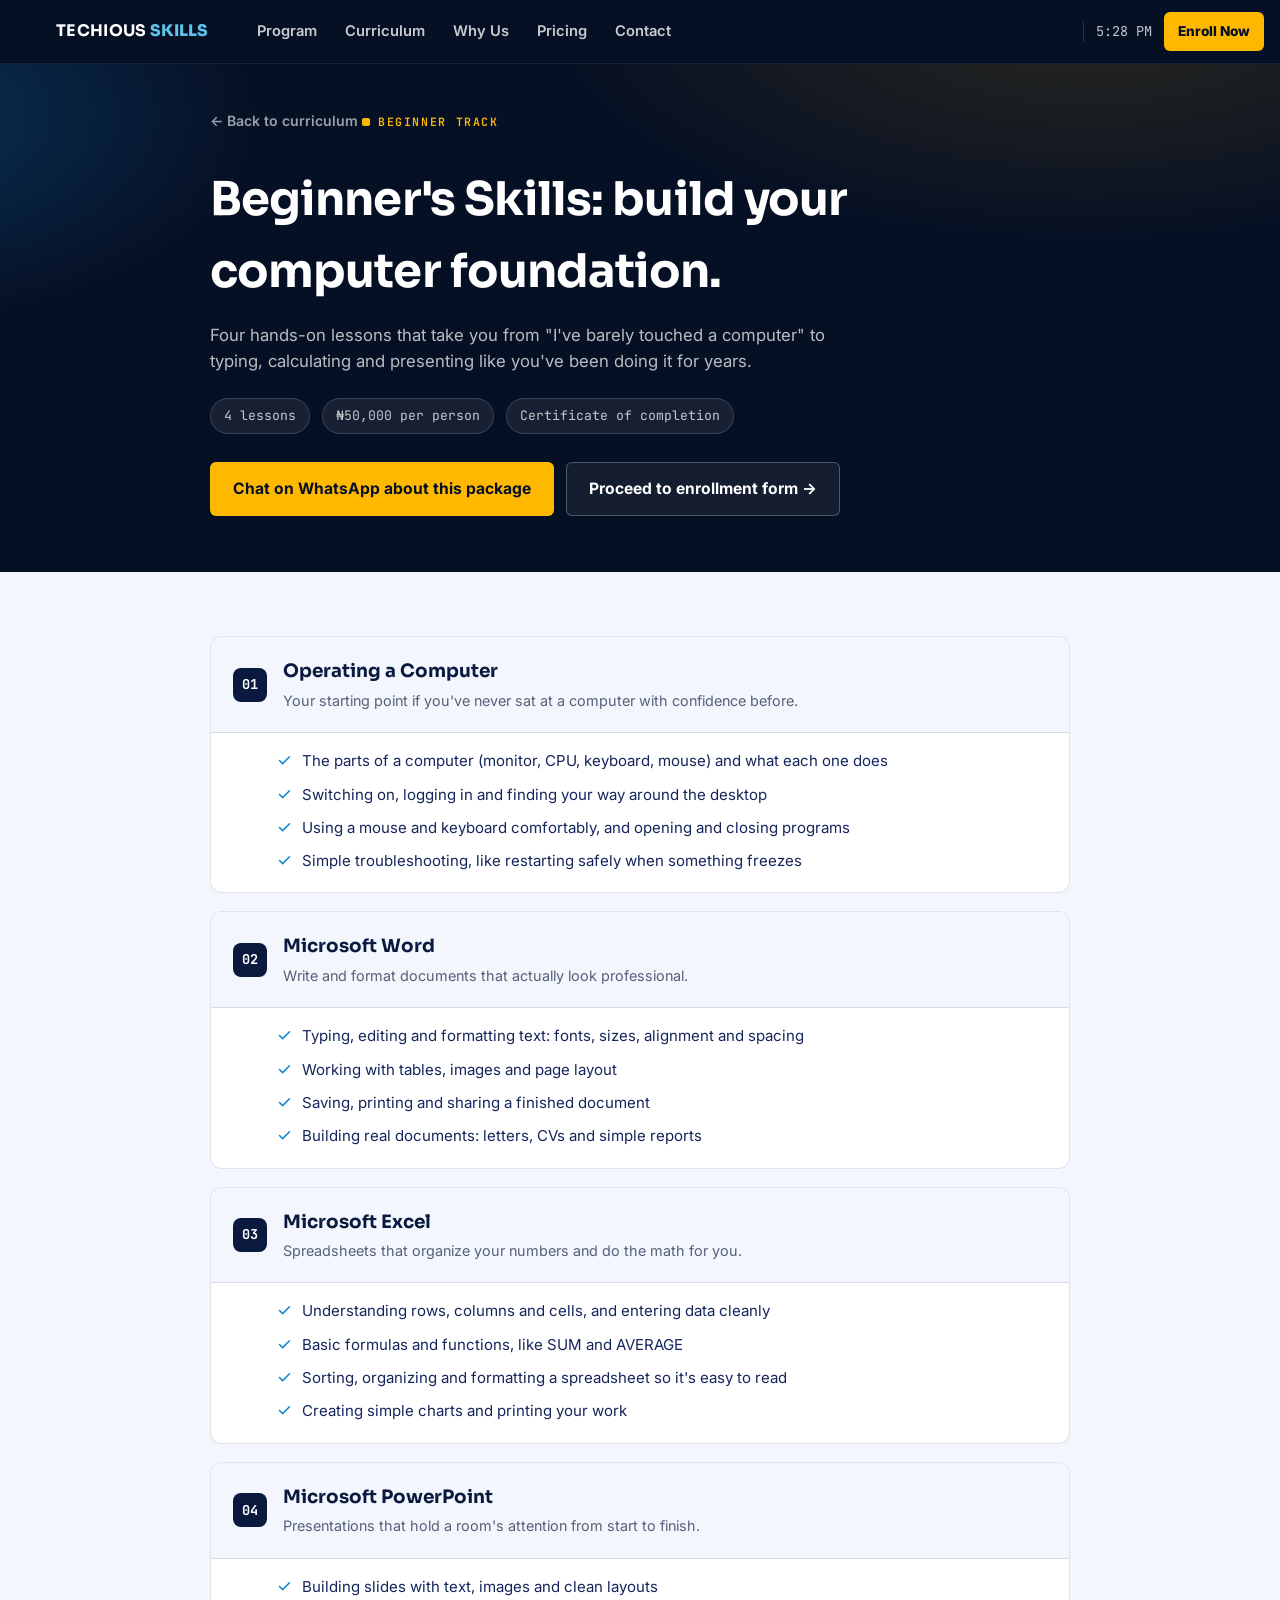
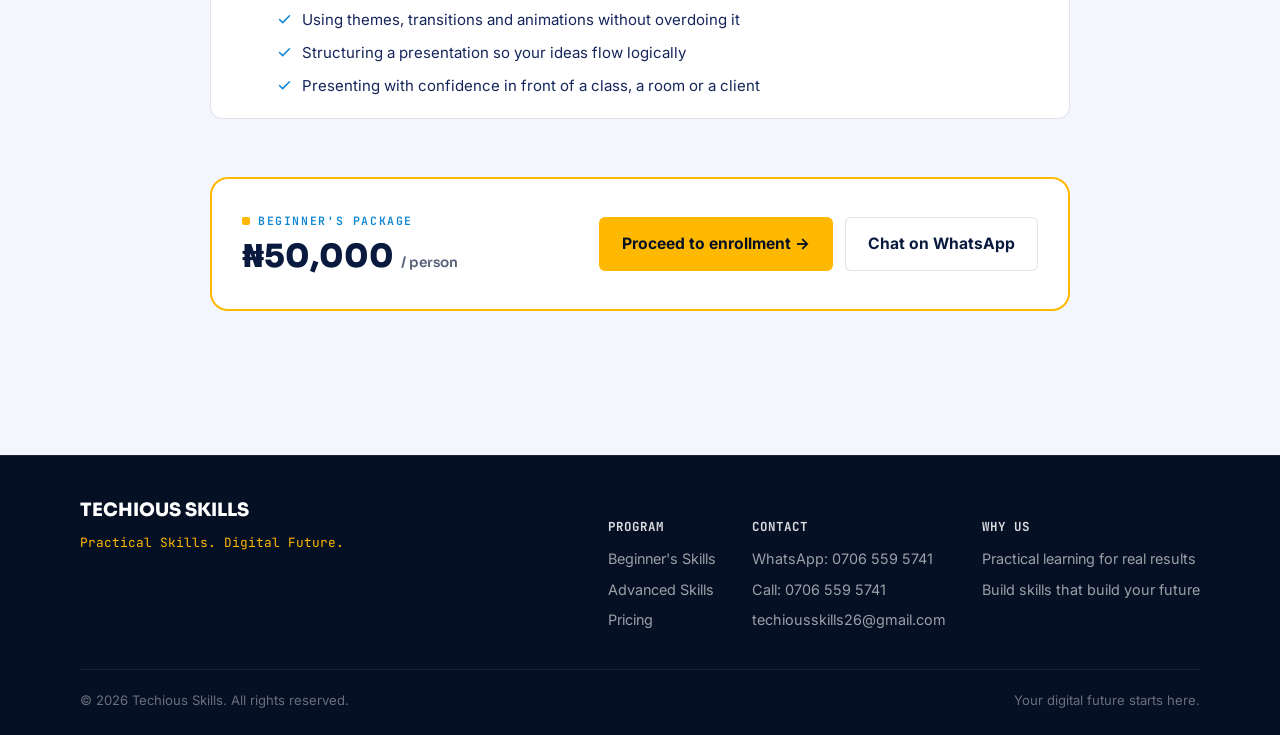
<file: beginner.html>
<!DOCTYPE html>
<html lang="en">
<head>
<meta charset="UTF-8" />
<meta name="viewport" content="width=device-width, initial-scale=1.0" />
<title>Beginner's Skills Curriculum | Techious Skills</title>
<meta name="description" content="See every lesson inside the Techious Skills Beginner's Package: Operating a Computer, Microsoft Word, Microsoft Excel and Microsoft PowerPoint. ₦50,000 per person." />
<meta name="theme-color" content="#0A1A3F" />

<link rel="preconnect" href="https://fonts.googleapis.com" />
<link rel="preconnect" href="https://fonts.gstatic.com" crossorigin />
<link href="https://fonts.googleapis.com/css2?family=Sora:wght@400;600;700;800&family=Inter:wght@400;500;600;700&family=JetBrains+Mono:wght@400;500;700&display=swap" rel="stylesheet" />

<link rel="stylesheet" href="css/style.css" />
</head>
<body>

<a class="skip-link" href="#main">Skip to content</a>

<!-- ===================== TASKBAR / NAV ===================== -->
<header class="taskbar" id="taskbar">
  <a class="start-btn" href="index.html#top" aria-label="Techious Skills home">
    <span class="start-glyph" aria-hidden="true"><i></i><i></i><i></i><i></i></span>
    <span class="start-label">TECHIOUS <b>SKILLS</b></span>
  </a>

  <nav class="taskbar-nav" aria-label="Primary">
    <a href="index.html#program">Program</a>
    <a href="index.html#curriculum">Curriculum</a>
    <a href="index.html#why">Why Us</a>
    <a href="index.html#pricing">Pricing</a>
    <a href="index.html#contact">Contact</a>
  </nav>

  <div class="taskbar-tray">
    <span class="tray-item" id="clock" aria-label="Current time">--:--</span>
    <a class="tray-cta" href="enroll.html?package=beginner">
      Enroll Now
    </a>
    <button class="menu-toggle" id="menuToggle" aria-expanded="false" aria-controls="startMenu" aria-label="Open menu">
      <svg viewBox="0 0 24 24" fill="none" stroke="currentColor" stroke-width="2" stroke-linecap="round"><line x1="3" y1="6" x2="21" y2="6"/><line x1="3" y1="12" x2="21" y2="12"/><line x1="3" y1="18" x2="21" y2="18"/></svg>
    </button>
  </div>
</header>

<!-- ===================== START MENU (mobile) ===================== -->
<div class="start-menu" id="startMenu" hidden>
  <span class="start-menu-label">// pinned sections</span>
  <div class="start-menu-grid">
    <a class="start-tile" href="index.html#program">
      <svg viewBox="0 0 24 24" fill="none" stroke="currentColor" stroke-width="2" stroke-linecap="round" stroke-linejoin="round"><rect x="3" y="4" width="18" height="12" rx="1"/><line x1="8" y1="20" x2="16" y2="20"/><line x1="12" y1="16" x2="12" y2="20"/></svg>
      Program
    </a>
    <a class="start-tile" href="index.html#curriculum">
      <svg viewBox="0 0 24 24" fill="none" stroke="currentColor" stroke-width="2" stroke-linecap="round" stroke-linejoin="round"><path d="M3 7a2 2 0 0 1 2-2h4l2 2h8a2 2 0 0 1 2 2v8a2 2 0 0 1-2 2H5a2 2 0 0 1-2-2V7Z"/></svg>
      Curriculum
    </a>
    <a class="start-tile" href="index.html#why">
      <svg viewBox="0 0 24 24" fill="none" stroke="currentColor" stroke-width="2" stroke-linecap="round" stroke-linejoin="round"><path d="M12 2 3 6v6c0 5 3.8 8.7 9 10 5.2-1.3 9-5 9-10V6l-9-4Z"/></svg>
      Why Us
    </a>
    <a class="start-tile" href="index.html#pricing">
      <svg viewBox="0 0 24 24" fill="none" stroke="currentColor" stroke-width="2" stroke-linecap="round" stroke-linejoin="round"><line x1="12" y1="2" x2="12" y2="22"/><path d="M17 5H9.5a3.5 3.5 0 0 0 0 7h5a3.5 3.5 0 0 1 0 7H6"/></svg>
      Pricing
    </a>
  </div>
  <a class="start-menu-cta" href="enroll.html?package=beginner">Enroll Now</a>
</div>

<main id="main">

  <!-- ===================== SUBHERO ===================== -->
  <section class="subhero" id="top">
    <div class="subhero-inner">
      <a class="back-link" href="index.html#curriculum">&larr; Back to curriculum</a>
      <span class="eyebrow" style="color:var(--gold)">Beginner Track</span>
      <h1>Beginner's Skills: build your computer foundation.</h1>
      <p class="lede">Four hands-on lessons that take you from "I've barely touched a computer" to typing, calculating and presenting like you've been doing it for years.</p>
      <div class="subhero-meta">
        <span>4 lessons</span>
        <span>₦50,000 per person</span>
        <span>Certificate of completion</span>
      </div>
      <div class="subhero-actions">
        <a class="btn btn-primary" href="https://wa.me/2347065595741?text=Hi%20Techious%20Skills%2C%20I%27m%20interested%20in%20the%20Beginner%27s%20Package%20%28Operating%20a%20Computer%2C%20Microsoft%20Word%2C%20Excel%20and%20PowerPoint%29%20for%20%E2%82%A650%2C000.%20Please%20tell%20me%20how%20to%20get%20started." target="_blank" rel="noopener">Chat on WhatsApp about this package</a>
        <a class="btn btn-ghost" href="enroll.html?package=beginner">Proceed to enrollment form &rarr;</a>
      </div>
    </div>
  </section>

  <!-- ===================== LESSONS ===================== -->
  <section class="lessons">
    <div class="lessons-inner">

      <div class="lesson-card">
        <div class="lesson-card-head">
          <span class="lesson-num">01</span>
          <div>
            <h3>Operating a Computer</h3>
            <p>Your starting point if you've never sat at a computer with confidence before.</p>
          </div>
        </div>
        <ul class="lesson-points">
          <li><svg viewBox="0 0 24 24" fill="none" stroke="currentColor" stroke-width="2.4" stroke-linecap="round" stroke-linejoin="round"><polyline points="20 6 9 17 4 12"/></svg> The parts of a computer (monitor, CPU, keyboard, mouse) and what each one does</li>
          <li><svg viewBox="0 0 24 24" fill="none" stroke="currentColor" stroke-width="2.4" stroke-linecap="round" stroke-linejoin="round"><polyline points="20 6 9 17 4 12"/></svg> Switching on, logging in and finding your way around the desktop</li>
          <li><svg viewBox="0 0 24 24" fill="none" stroke="currentColor" stroke-width="2.4" stroke-linecap="round" stroke-linejoin="round"><polyline points="20 6 9 17 4 12"/></svg> Using a mouse and keyboard comfortably, and opening and closing programs</li>
          <li><svg viewBox="0 0 24 24" fill="none" stroke="currentColor" stroke-width="2.4" stroke-linecap="round" stroke-linejoin="round"><polyline points="20 6 9 17 4 12"/></svg> Simple troubleshooting, like restarting safely when something freezes</li>
        </ul>
      </div>

      <div class="lesson-card">
        <div class="lesson-card-head">
          <span class="lesson-num">02</span>
          <div>
            <h3>Microsoft Word</h3>
            <p>Write and format documents that actually look professional.</p>
          </div>
        </div>
        <ul class="lesson-points">
          <li><svg viewBox="0 0 24 24" fill="none" stroke="currentColor" stroke-width="2.4" stroke-linecap="round" stroke-linejoin="round"><polyline points="20 6 9 17 4 12"/></svg> Typing, editing and formatting text: fonts, sizes, alignment and spacing</li>
          <li><svg viewBox="0 0 24 24" fill="none" stroke="currentColor" stroke-width="2.4" stroke-linecap="round" stroke-linejoin="round"><polyline points="20 6 9 17 4 12"/></svg> Working with tables, images and page layout</li>
          <li><svg viewBox="0 0 24 24" fill="none" stroke="currentColor" stroke-width="2.4" stroke-linecap="round" stroke-linejoin="round"><polyline points="20 6 9 17 4 12"/></svg> Saving, printing and sharing a finished document</li>
          <li><svg viewBox="0 0 24 24" fill="none" stroke="currentColor" stroke-width="2.4" stroke-linecap="round" stroke-linejoin="round"><polyline points="20 6 9 17 4 12"/></svg> Building real documents: letters, CVs and simple reports</li>
        </ul>
      </div>

      <div class="lesson-card">
        <div class="lesson-card-head">
          <span class="lesson-num">03</span>
          <div>
            <h3>Microsoft Excel</h3>
            <p>Spreadsheets that organize your numbers and do the math for you.</p>
          </div>
        </div>
        <ul class="lesson-points">
          <li><svg viewBox="0 0 24 24" fill="none" stroke="currentColor" stroke-width="2.4" stroke-linecap="round" stroke-linejoin="round"><polyline points="20 6 9 17 4 12"/></svg> Understanding rows, columns and cells, and entering data cleanly</li>
          <li><svg viewBox="0 0 24 24" fill="none" stroke="currentColor" stroke-width="2.4" stroke-linecap="round" stroke-linejoin="round"><polyline points="20 6 9 17 4 12"/></svg> Basic formulas and functions, like SUM and AVERAGE</li>
          <li><svg viewBox="0 0 24 24" fill="none" stroke="currentColor" stroke-width="2.4" stroke-linecap="round" stroke-linejoin="round"><polyline points="20 6 9 17 4 12"/></svg> Sorting, organizing and formatting a spreadsheet so it's easy to read</li>
          <li><svg viewBox="0 0 24 24" fill="none" stroke="currentColor" stroke-width="2.4" stroke-linecap="round" stroke-linejoin="round"><polyline points="20 6 9 17 4 12"/></svg> Creating simple charts and printing your work</li>
        </ul>
      </div>

      <div class="lesson-card">
        <div class="lesson-card-head">
          <span class="lesson-num">04</span>
          <div>
            <h3>Microsoft PowerPoint</h3>
            <p>Presentations that hold a room's attention from start to finish.</p>
          </div>
        </div>
        <ul class="lesson-points">
          <li><svg viewBox="0 0 24 24" fill="none" stroke="currentColor" stroke-width="2.4" stroke-linecap="round" stroke-linejoin="round"><polyline points="20 6 9 17 4 12"/></svg> Building slides with text, images and clean layouts</li>
          <li><svg viewBox="0 0 24 24" fill="none" stroke="currentColor" stroke-width="2.4" stroke-linecap="round" stroke-linejoin="round"><polyline points="20 6 9 17 4 12"/></svg> Using themes, transitions and animations without overdoing it</li>
          <li><svg viewBox="0 0 24 24" fill="none" stroke="currentColor" stroke-width="2.4" stroke-linecap="round" stroke-linejoin="round"><polyline points="20 6 9 17 4 12"/></svg> Structuring a presentation so your ideas flow logically</li>
          <li><svg viewBox="0 0 24 24" fill="none" stroke="currentColor" stroke-width="2.4" stroke-linecap="round" stroke-linejoin="round"><polyline points="20 6 9 17 4 12"/></svg> Presenting with confidence in front of a class, a room or a client</li>
        </ul>
      </div>

    </div>
  </section>

  <!-- ===================== PACKAGE RECAP / CTA ===================== -->
  <section class="section" style="padding-top:0;">
    <div class="package-recap reveal">
      <div>
        <span class="eyebrow">Beginner's Package</span>
        <div class="amount">₦50,000 <span>/ person</span></div>
      </div>
      <div class="package-recap-actions">
        <a class="btn btn-primary" href="enroll.html?package=beginner">Proceed to enrollment &rarr;</a>
        <a class="btn btn-ghost" href="https://wa.me/2347065595741?text=Hi%20Techious%20Skills%2C%20I%27m%20interested%20in%20the%20Beginner%27s%20Package%20%28Operating%20a%20Computer%2C%20Microsoft%20Word%2C%20Excel%20and%20PowerPoint%29%20for%20%E2%82%A650%2C000.%20Please%20tell%20me%20how%20to%20get%20started." target="_blank" rel="noopener" style="color:var(--navy); border-color:var(--line);">Chat on WhatsApp</a>
      </div>
    </div>
  </section>

</main>

<!-- ===================== FOOTER ===================== -->
<footer class="site-footer">
  <div class="footer-inner">
    <div class="footer-brand">
      <span class="name">TECHIOUS SKILLS</span>
      <span class="tag">Practical Skills. Digital Future.</span>
    </div>
    <div class="footer-links">
      <div class="footer-col">
        <h5>Program</h5>
        <a href="index.html#curriculum">Beginner's Skills</a>
        <a href="advanced.html">Advanced Skills</a>
        <a href="index.html#pricing">Pricing</a>
      </div>
      <div class="footer-col">
        <h5>Contact</h5>
        <a href="https://wa.me/2347065595741" target="_blank" rel="noopener">WhatsApp: 0706 559 5741</a>
        <a href="tel:+2347065595741">Call: 0706 559 5741</a>
        <a href="mailto:techiousskills26@gmail.com">techiousskills26@gmail.com</a>
      </div>
      <div class="footer-col">
        <h5>Why us</h5>
        <span>Practical learning for real results</span>
        <span>Build skills that build your future</span>
      </div>
    </div>
  </div>
  <div class="footer-bottom">
    <span>&copy; <span id="year">2026</span> Techious Skills. All rights reserved.</span>
    <span>Your digital future starts here.</span>
  </div>
</footer>

<script src="js/script.js"></script>
</body>
</html>
</file>
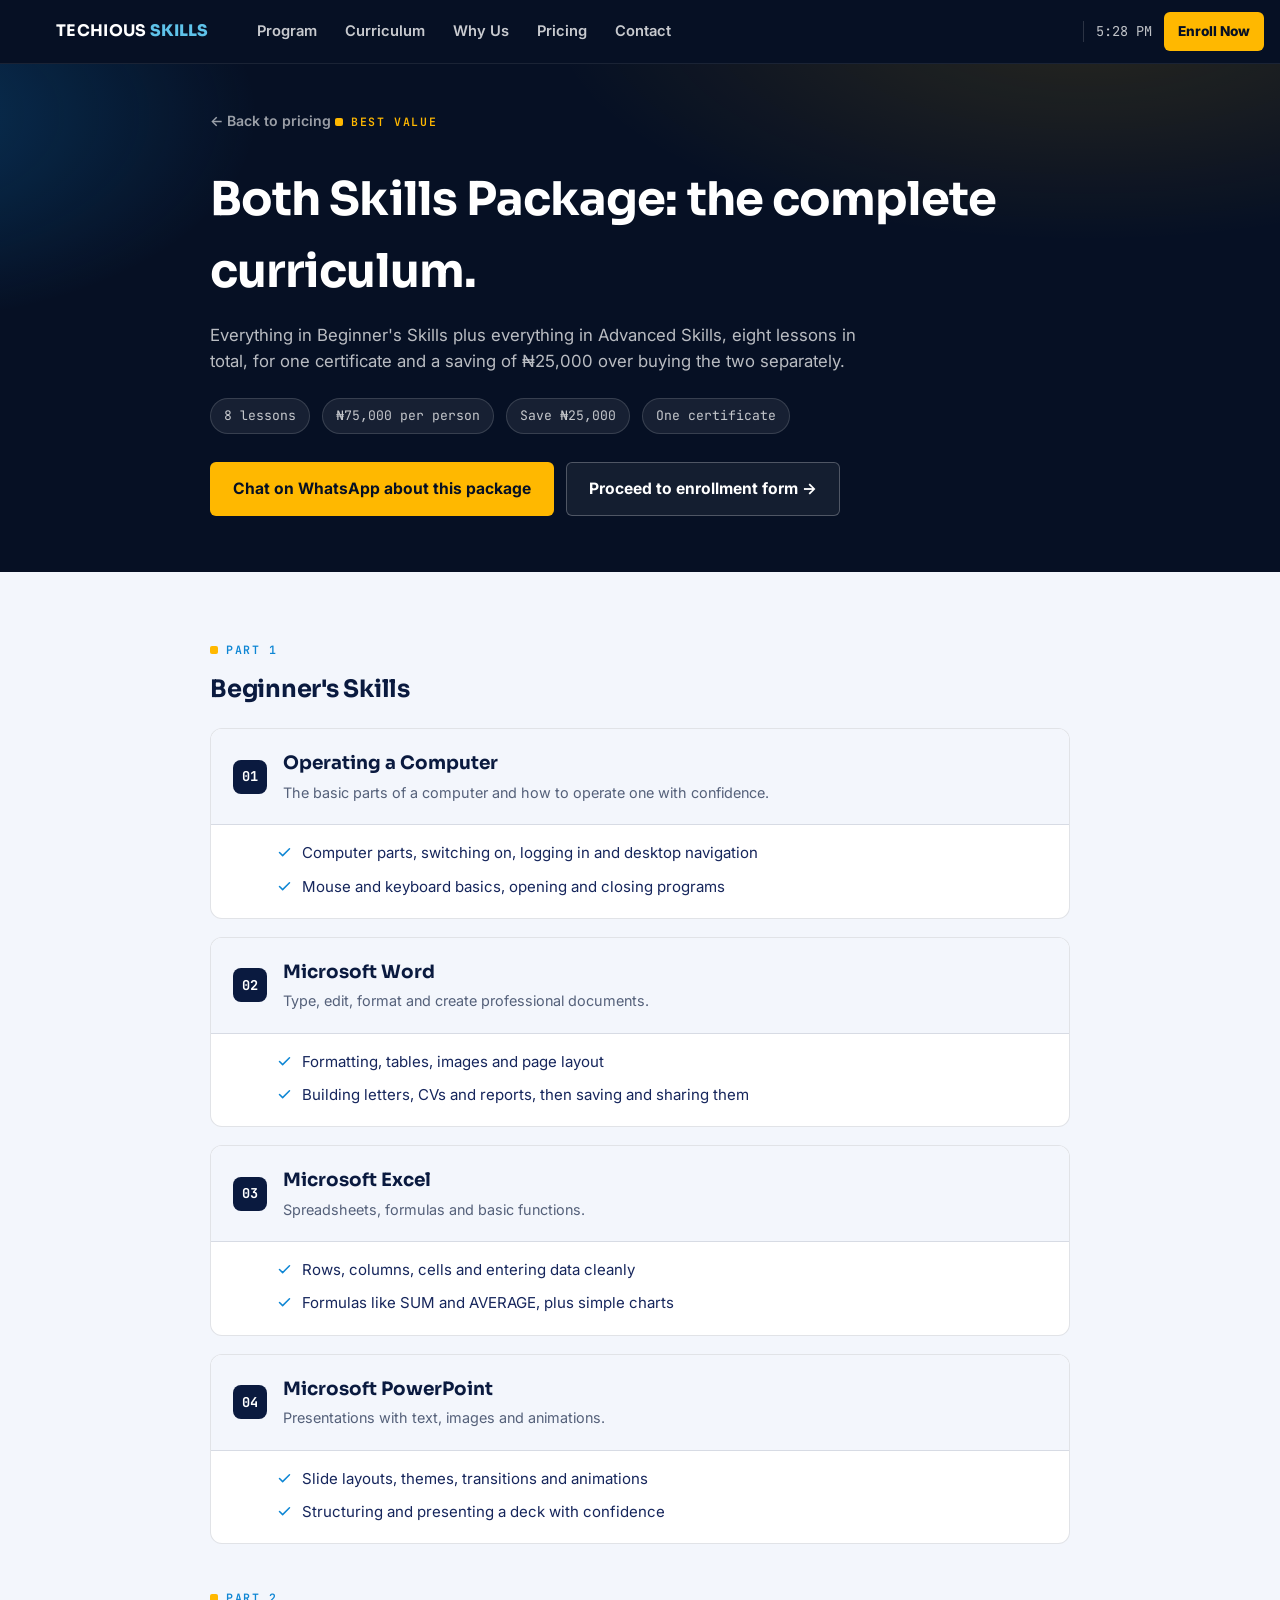
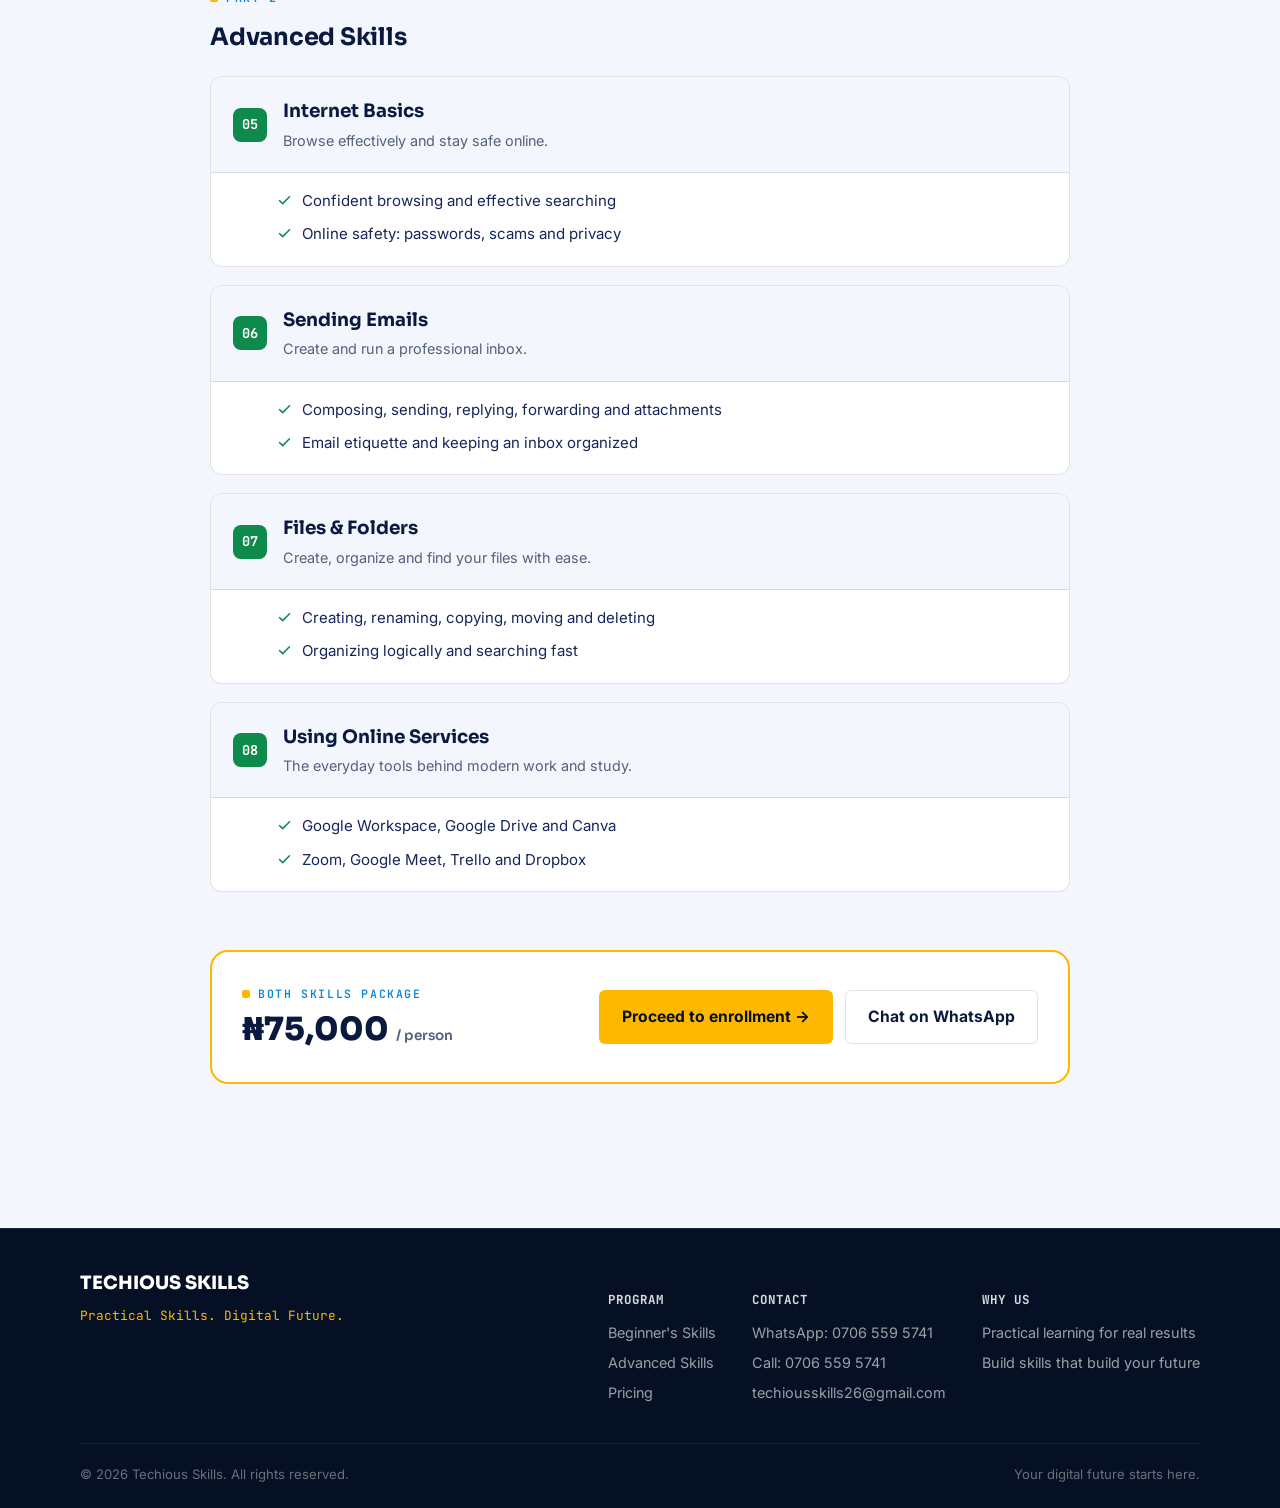
<file: bundle.html>
<!DOCTYPE html>
<html lang="en">
<head>
<meta charset="UTF-8" />
<meta name="viewport" content="width=device-width, initial-scale=1.0" />
<title>Both Skills Package Curriculum | Techious Skills</title>
<meta name="description" content="See every lesson in the Techious Skills Both Skills Package: the full Beginner and Advanced curriculum together. ₦75,000 per person, one certificate." />
<meta name="theme-color" content="#0A1A3F" />

<link rel="preconnect" href="https://fonts.googleapis.com" />
<link rel="preconnect" href="https://fonts.gstatic.com" crossorigin />
<link href="https://fonts.googleapis.com/css2?family=Sora:wght@400;600;700;800&family=Inter:wght@400;500;600;700&family=JetBrains+Mono:wght@400;500;700&display=swap" rel="stylesheet" />

<link rel="stylesheet" href="css/style.css" />
</head>
<body>

<a class="skip-link" href="#main">Skip to content</a>

<!-- ===================== TASKBAR / NAV ===================== -->
<header class="taskbar" id="taskbar">
  <a class="start-btn" href="index.html#top" aria-label="Techious Skills home">
    <span class="start-glyph" aria-hidden="true"><i></i><i></i><i></i><i></i></span>
    <span class="start-label">TECHIOUS <b>SKILLS</b></span>
  </a>

  <nav class="taskbar-nav" aria-label="Primary">
    <a href="index.html#program">Program</a>
    <a href="index.html#curriculum">Curriculum</a>
    <a href="index.html#why">Why Us</a>
    <a href="index.html#pricing">Pricing</a>
    <a href="index.html#contact">Contact</a>
  </nav>

  <div class="taskbar-tray">
    <span class="tray-item" id="clock" aria-label="Current time">--:--</span>
    <a class="tray-cta" href="enroll.html?package=bundle">
      Enroll Now
    </a>
    <button class="menu-toggle" id="menuToggle" aria-expanded="false" aria-controls="startMenu" aria-label="Open menu">
      <svg viewBox="0 0 24 24" fill="none" stroke="currentColor" stroke-width="2" stroke-linecap="round"><line x1="3" y1="6" x2="21" y2="6"/><line x1="3" y1="12" x2="21" y2="12"/><line x1="3" y1="18" x2="21" y2="18"/></svg>
    </button>
  </div>
</header>

<!-- ===================== START MENU (mobile) ===================== -->
<div class="start-menu" id="startMenu" hidden>
  <span class="start-menu-label">// pinned sections</span>
  <div class="start-menu-grid">
    <a class="start-tile" href="index.html#program">
      <svg viewBox="0 0 24 24" fill="none" stroke="currentColor" stroke-width="2" stroke-linecap="round" stroke-linejoin="round"><rect x="3" y="4" width="18" height="12" rx="1"/><line x1="8" y1="20" x2="16" y2="20"/><line x1="12" y1="16" x2="12" y2="20"/></svg>
      Program
    </a>
    <a class="start-tile" href="index.html#curriculum">
      <svg viewBox="0 0 24 24" fill="none" stroke="currentColor" stroke-width="2" stroke-linecap="round" stroke-linejoin="round"><path d="M3 7a2 2 0 0 1 2-2h4l2 2h8a2 2 0 0 1 2 2v8a2 2 0 0 1-2 2H5a2 2 0 0 1-2-2V7Z"/></svg>
      Curriculum
    </a>
    <a class="start-tile" href="index.html#why">
      <svg viewBox="0 0 24 24" fill="none" stroke="currentColor" stroke-width="2" stroke-linecap="round" stroke-linejoin="round"><path d="M12 2 3 6v6c0 5 3.8 8.7 9 10 5.2-1.3 9-5 9-10V6l-9-4Z"/></svg>
      Why Us
    </a>
    <a class="start-tile" href="index.html#pricing">
      <svg viewBox="0 0 24 24" fill="none" stroke="currentColor" stroke-width="2" stroke-linecap="round" stroke-linejoin="round"><line x1="12" y1="2" x2="12" y2="22"/><path d="M17 5H9.5a3.5 3.5 0 0 0 0 7h5a3.5 3.5 0 0 1 0 7H6"/></svg>
      Pricing
    </a>
  </div>
  <a class="start-menu-cta" href="enroll.html?package=bundle">Enroll Now</a>
</div>

<main id="main">

  <!-- ===================== SUBHERO ===================== -->
  <section class="subhero" id="top">
    <div class="subhero-inner">
      <a class="back-link" href="index.html#pricing">&larr; Back to pricing</a>
      <span class="eyebrow" style="color:var(--gold)">Best Value</span>
      <h1>Both Skills Package: the complete curriculum.</h1>
      <p class="lede">Everything in Beginner's Skills plus everything in Advanced Skills, eight lessons in total, for one certificate and a saving of ₦25,000 over buying the two separately.</p>
      <div class="subhero-meta">
        <span>8 lessons</span>
        <span>₦75,000 per person</span>
        <span>Save ₦25,000</span>
        <span>One certificate</span>
      </div>
      <div class="subhero-actions">
        <a class="btn btn-primary" href="https://wa.me/2347065595741?text=Hi%20Techious%20Skills%2C%20I%27m%20interested%20in%20the%20Both%20Skills%20Package%20%28Beginner%20%2B%20Advanced%2C%20everything%20included%29%20for%20%E2%82%A675%2C000.%20Please%20tell%20me%20how%20to%20get%20started." target="_blank" rel="noopener">Chat on WhatsApp about this package</a>
        <a class="btn btn-ghost" href="enroll.html?package=bundle">Proceed to enrollment form &rarr;</a>
      </div>
    </div>
  </section>

  <!-- ===================== LESSONS ===================== -->
  <section class="lessons">
    <div class="lessons-inner">

      <div class="section-head" style="margin-bottom:20px;">
        <span class="eyebrow">Part 1</span>
        <h2 style="font-size:1.5rem;">Beginner's Skills</h2>
      </div>

      <div class="lesson-card">
        <div class="lesson-card-head">
          <span class="lesson-num">01</span>
          <div><h3>Operating a Computer</h3><p>The basic parts of a computer and how to operate one with confidence.</p></div>
        </div>
        <ul class="lesson-points">
          <li><svg viewBox="0 0 24 24" fill="none" stroke="currentColor" stroke-width="2.4" stroke-linecap="round" stroke-linejoin="round"><polyline points="20 6 9 17 4 12"/></svg> Computer parts, switching on, logging in and desktop navigation</li>
          <li><svg viewBox="0 0 24 24" fill="none" stroke="currentColor" stroke-width="2.4" stroke-linecap="round" stroke-linejoin="round"><polyline points="20 6 9 17 4 12"/></svg> Mouse and keyboard basics, opening and closing programs</li>
        </ul>
      </div>

      <div class="lesson-card">
        <div class="lesson-card-head">
          <span class="lesson-num">02</span>
          <div><h3>Microsoft Word</h3><p>Type, edit, format and create professional documents.</p></div>
        </div>
        <ul class="lesson-points">
          <li><svg viewBox="0 0 24 24" fill="none" stroke="currentColor" stroke-width="2.4" stroke-linecap="round" stroke-linejoin="round"><polyline points="20 6 9 17 4 12"/></svg> Formatting, tables, images and page layout</li>
          <li><svg viewBox="0 0 24 24" fill="none" stroke="currentColor" stroke-width="2.4" stroke-linecap="round" stroke-linejoin="round"><polyline points="20 6 9 17 4 12"/></svg> Building letters, CVs and reports, then saving and sharing them</li>
        </ul>
      </div>

      <div class="lesson-card">
        <div class="lesson-card-head">
          <span class="lesson-num">03</span>
          <div><h3>Microsoft Excel</h3><p>Spreadsheets, formulas and basic functions.</p></div>
        </div>
        <ul class="lesson-points">
          <li><svg viewBox="0 0 24 24" fill="none" stroke="currentColor" stroke-width="2.4" stroke-linecap="round" stroke-linejoin="round"><polyline points="20 6 9 17 4 12"/></svg> Rows, columns, cells and entering data cleanly</li>
          <li><svg viewBox="0 0 24 24" fill="none" stroke="currentColor" stroke-width="2.4" stroke-linecap="round" stroke-linejoin="round"><polyline points="20 6 9 17 4 12"/></svg> Formulas like SUM and AVERAGE, plus simple charts</li>
        </ul>
      </div>

      <div class="lesson-card">
        <div class="lesson-card-head">
          <span class="lesson-num">04</span>
          <div><h3>Microsoft PowerPoint</h3><p>Presentations with text, images and animations.</p></div>
        </div>
        <ul class="lesson-points">
          <li><svg viewBox="0 0 24 24" fill="none" stroke="currentColor" stroke-width="2.4" stroke-linecap="round" stroke-linejoin="round"><polyline points="20 6 9 17 4 12"/></svg> Slide layouts, themes, transitions and animations</li>
          <li><svg viewBox="0 0 24 24" fill="none" stroke="currentColor" stroke-width="2.4" stroke-linecap="round" stroke-linejoin="round"><polyline points="20 6 9 17 4 12"/></svg> Structuring and presenting a deck with confidence</li>
        </ul>
      </div>

      <div class="section-head" style="margin:40px 0 20px;">
        <span class="eyebrow">Part 2</span>
        <h2 style="font-size:1.5rem;">Advanced Skills</h2>
      </div>

      <div class="lesson-card green">
        <div class="lesson-card-head">
          <span class="lesson-num">05</span>
          <div><h3>Internet Basics</h3><p>Browse effectively and stay safe online.</p></div>
        </div>
        <ul class="lesson-points">
          <li><svg viewBox="0 0 24 24" fill="none" stroke="currentColor" stroke-width="2.4" stroke-linecap="round" stroke-linejoin="round"><polyline points="20 6 9 17 4 12"/></svg> Confident browsing and effective searching</li>
          <li><svg viewBox="0 0 24 24" fill="none" stroke="currentColor" stroke-width="2.4" stroke-linecap="round" stroke-linejoin="round"><polyline points="20 6 9 17 4 12"/></svg> Online safety: passwords, scams and privacy</li>
        </ul>
      </div>

      <div class="lesson-card green">
        <div class="lesson-card-head">
          <span class="lesson-num">06</span>
          <div><h3>Sending Emails</h3><p>Create and run a professional inbox.</p></div>
        </div>
        <ul class="lesson-points">
          <li><svg viewBox="0 0 24 24" fill="none" stroke="currentColor" stroke-width="2.4" stroke-linecap="round" stroke-linejoin="round"><polyline points="20 6 9 17 4 12"/></svg> Composing, sending, replying, forwarding and attachments</li>
          <li><svg viewBox="0 0 24 24" fill="none" stroke="currentColor" stroke-width="2.4" stroke-linecap="round" stroke-linejoin="round"><polyline points="20 6 9 17 4 12"/></svg> Email etiquette and keeping an inbox organized</li>
        </ul>
      </div>

      <div class="lesson-card green">
        <div class="lesson-card-head">
          <span class="lesson-num">07</span>
          <div><h3>Files &amp; Folders</h3><p>Create, organize and find your files with ease.</p></div>
        </div>
        <ul class="lesson-points">
          <li><svg viewBox="0 0 24 24" fill="none" stroke="currentColor" stroke-width="2.4" stroke-linecap="round" stroke-linejoin="round"><polyline points="20 6 9 17 4 12"/></svg> Creating, renaming, copying, moving and deleting</li>
          <li><svg viewBox="0 0 24 24" fill="none" stroke="currentColor" stroke-width="2.4" stroke-linecap="round" stroke-linejoin="round"><polyline points="20 6 9 17 4 12"/></svg> Organizing logically and searching fast</li>
        </ul>
      </div>

      <div class="lesson-card green">
        <div class="lesson-card-head">
          <span class="lesson-num">08</span>
          <div><h3>Using Online Services</h3><p>The everyday tools behind modern work and study.</p></div>
        </div>
        <ul class="lesson-points">
          <li><svg viewBox="0 0 24 24" fill="none" stroke="currentColor" stroke-width="2.4" stroke-linecap="round" stroke-linejoin="round"><polyline points="20 6 9 17 4 12"/></svg> Google Workspace, Google Drive and Canva</li>
          <li><svg viewBox="0 0 24 24" fill="none" stroke="currentColor" stroke-width="2.4" stroke-linecap="round" stroke-linejoin="round"><polyline points="20 6 9 17 4 12"/></svg> Zoom, Google Meet, Trello and Dropbox</li>
        </ul>
      </div>

    </div>
  </section>

  <!-- ===================== PACKAGE RECAP / CTA ===================== -->
  <section class="section" style="padding-top:0;">
    <div class="package-recap reveal">
      <div>
        <span class="eyebrow">Both Skills Package</span>
        <div class="amount">₦75,000 <span>/ person</span></div>
      </div>
      <div class="package-recap-actions">
        <a class="btn btn-primary" href="enroll.html?package=bundle">Proceed to enrollment &rarr;</a>
        <a class="btn btn-ghost" href="https://wa.me/2347065595741?text=Hi%20Techious%20Skills%2C%20I%27m%20interested%20in%20the%20Both%20Skills%20Package%20%28Beginner%20%2B%20Advanced%2C%20everything%20included%29%20for%20%E2%82%A675%2C000.%20Please%20tell%20me%20how%20to%20get%20started." target="_blank" rel="noopener" style="color:var(--navy); border-color:var(--line);">Chat on WhatsApp</a>
      </div>
    </div>
  </section>

</main>

<!-- ===================== FOOTER ===================== -->
<footer class="site-footer">
  <div class="footer-inner">
    <div class="footer-brand">
      <span class="name">TECHIOUS SKILLS</span>
      <span class="tag">Practical Skills. Digital Future.</span>
    </div>
    <div class="footer-links">
      <div class="footer-col">
        <h5>Program</h5>
        <a href="beginner.html">Beginner's Skills</a>
        <a href="advanced.html">Advanced Skills</a>
        <a href="index.html#pricing">Pricing</a>
      </div>
      <div class="footer-col">
        <h5>Contact</h5>
        <a href="https://wa.me/2347065595741" target="_blank" rel="noopener">WhatsApp: 0706 559 5741</a>
        <a href="tel:+2347065595741">Call: 0706 559 5741</a>
        <a href="mailto:techiousskills26@gmail.com">techiousskills26@gmail.com</a>
      </div>
      <div class="footer-col">
        <h5>Why us</h5>
        <span>Practical learning for real results</span>
        <span>Build skills that build your future</span>
      </div>
    </div>
  </div>
  <div class="footer-bottom">
    <span>&copy; <span id="year">2026</span> Techious Skills. All rights reserved.</span>
    <span>Your digital future starts here.</span>
  </div>
</footer>

<script src="js/script.js"></script>
</body>
</html>
</file>
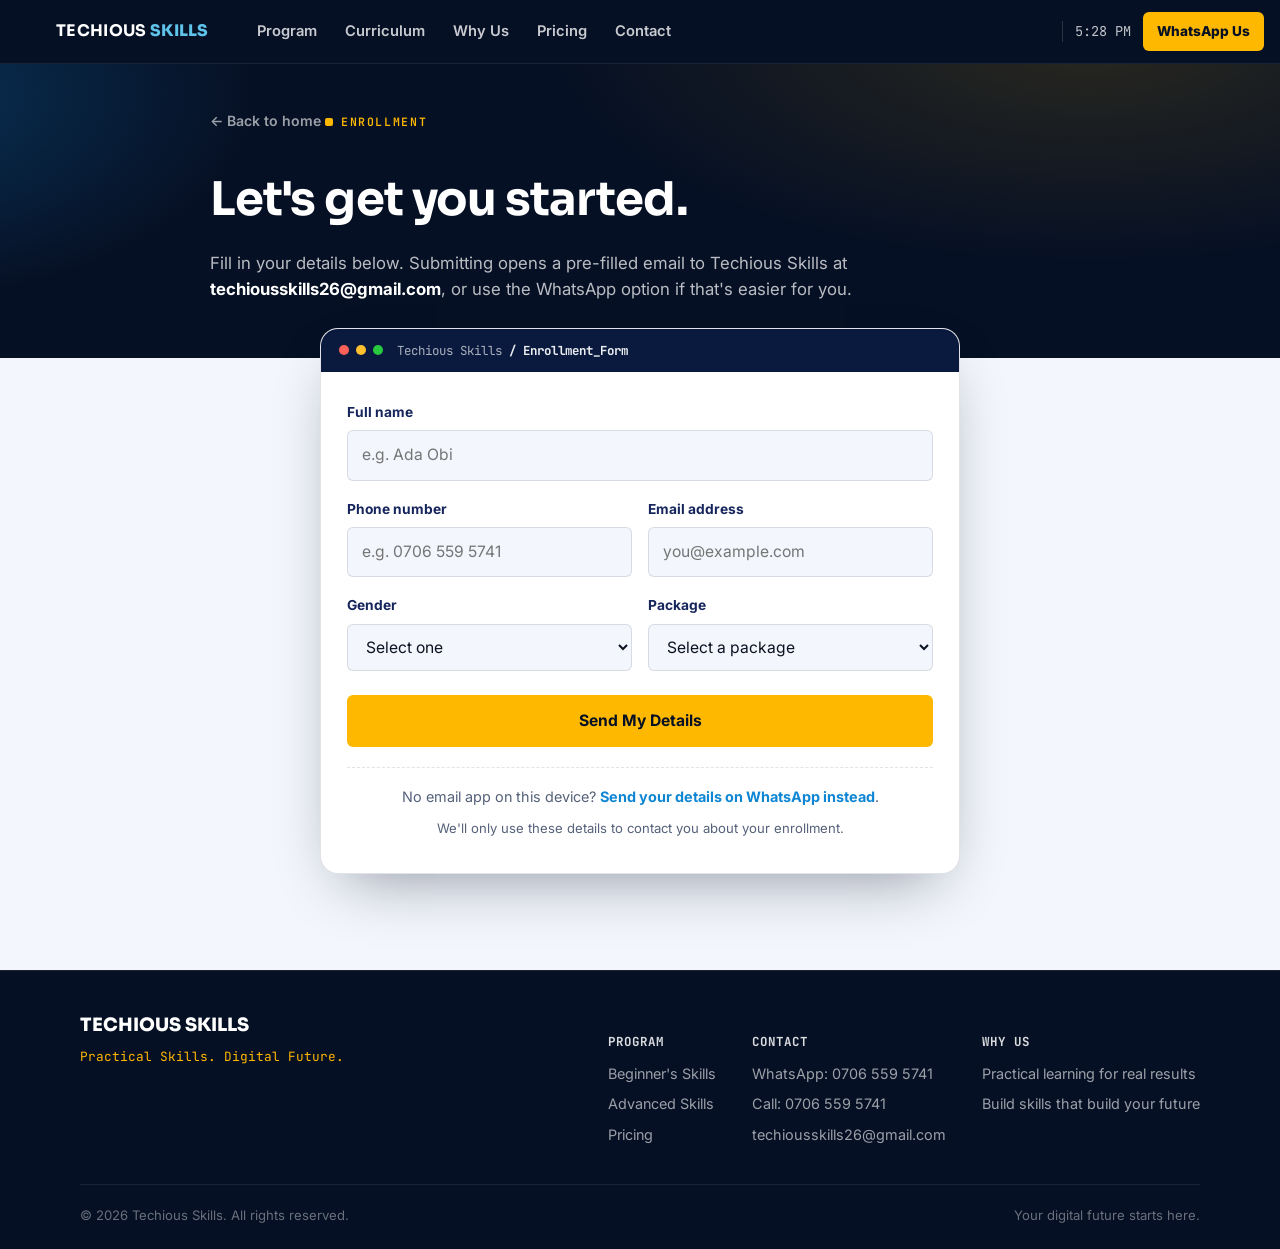
<file: enroll.html>
<!DOCTYPE html>
<html lang="en">
<head>
<meta charset="UTF-8" />
<meta name="viewport" content="width=device-width, initial-scale=1.0" />
<title>Enroll | Techious Skills</title>
<meta name="description" content="Enroll in a Techious Skills package. Share your name, phone number, email, gender and preferred package and we'll be in touch." />
<meta name="theme-color" content="#0A1A3F" />

<link rel="preconnect" href="https://fonts.googleapis.com" />
<link rel="preconnect" href="https://fonts.gstatic.com" crossorigin />
<link href="https://fonts.googleapis.com/css2?family=Sora:wght@400;600;700;800&family=Inter:wght@400;500;600;700&family=JetBrains+Mono:wght@400;500;700&display=swap" rel="stylesheet" />

<link rel="stylesheet" href="css/style.css" />
</head>
<body>

<a class="skip-link" href="#main">Skip to content</a>

<!-- ===================== TASKBAR / NAV ===================== -->
<header class="taskbar" id="taskbar">
  <a class="start-btn" href="index.html#top" aria-label="Techious Skills home">
    <span class="start-glyph" aria-hidden="true"><i></i><i></i><i></i><i></i></span>
    <span class="start-label">TECHIOUS <b>SKILLS</b></span>
  </a>

  <nav class="taskbar-nav" aria-label="Primary">
    <a href="index.html#program">Program</a>
    <a href="index.html#curriculum">Curriculum</a>
    <a href="index.html#why">Why Us</a>
    <a href="index.html#pricing">Pricing</a>
    <a href="index.html#contact">Contact</a>
  </nav>

  <div class="taskbar-tray">
    <span class="tray-item" id="clock" aria-label="Current time">--:--</span>
    <a class="tray-cta" href="https://wa.me/2347065595741" target="_blank" rel="noopener">
      WhatsApp Us
    </a>
    <button class="menu-toggle" id="menuToggle" aria-expanded="false" aria-controls="startMenu" aria-label="Open menu">
      <svg viewBox="0 0 24 24" fill="none" stroke="currentColor" stroke-width="2" stroke-linecap="round"><line x1="3" y1="6" x2="21" y2="6"/><line x1="3" y1="12" x2="21" y2="12"/><line x1="3" y1="18" x2="21" y2="18"/></svg>
    </button>
  </div>
</header>

<!-- ===================== START MENU (mobile) ===================== -->
<div class="start-menu" id="startMenu" hidden>
  <span class="start-menu-label">// pinned sections</span>
  <div class="start-menu-grid">
    <a class="start-tile" href="index.html#program">
      <svg viewBox="0 0 24 24" fill="none" stroke="currentColor" stroke-width="2" stroke-linecap="round" stroke-linejoin="round"><rect x="3" y="4" width="18" height="12" rx="1"/><line x1="8" y1="20" x2="16" y2="20"/><line x1="12" y1="16" x2="12" y2="20"/></svg>
      Program
    </a>
    <a class="start-tile" href="index.html#curriculum">
      <svg viewBox="0 0 24 24" fill="none" stroke="currentColor" stroke-width="2" stroke-linecap="round" stroke-linejoin="round"><path d="M3 7a2 2 0 0 1 2-2h4l2 2h8a2 2 0 0 1 2 2v8a2 2 0 0 1-2 2H5a2 2 0 0 1-2-2V7Z"/></svg>
      Curriculum
    </a>
    <a class="start-tile" href="index.html#why">
      <svg viewBox="0 0 24 24" fill="none" stroke="currentColor" stroke-width="2" stroke-linecap="round" stroke-linejoin="round"><path d="M12 2 3 6v6c0 5 3.8 8.7 9 10 5.2-1.3 9-5 9-10V6l-9-4Z"/></svg>
      Why Us
    </a>
    <a class="start-tile" href="index.html#pricing">
      <svg viewBox="0 0 24 24" fill="none" stroke="currentColor" stroke-width="2" stroke-linecap="round" stroke-linejoin="round"><line x1="12" y1="2" x2="12" y2="22"/><path d="M17 5H9.5a3.5 3.5 0 0 0 0 7h5a3.5 3.5 0 0 1 0 7H6"/></svg>
      Pricing
    </a>
  </div>
  <a class="start-menu-cta" href="https://wa.me/2347065595741" target="_blank" rel="noopener">WhatsApp Us</a>
</div>

<main id="main">

  <!-- ===================== SUBHERO ===================== -->
  <section class="subhero" id="top">
    <div class="subhero-inner">
      <a class="back-link" href="index.html#top">&larr; Back to home</a>
      <span class="eyebrow" style="color:var(--gold)">Enrollment</span>
      <h1>Let's get you started.</h1>
      <p class="lede">Fill in your details below. Submitting opens a pre-filled email to Techious Skills at <strong style="color:#fff;">techiousskills26@gmail.com</strong>, or use the WhatsApp option if that's easier for you.</p>
    </div>
  </section>

  <!-- ===================== FORM ===================== -->
  <section class="enroll-section">
    <div class="enroll-window window reveal">
      <div class="window-bar">
        <span class="window-dots"><span></span><span></span><span></span></span>
        <span class="window-path">Techious Skills <b>/ Enrollment_Form</b></span>
      </div>
      <div class="enroll-window-body">

        <form id="enrollForm" novalidate>
          <div class="form-row">
            <label for="fName">Full name</label>
            <input type="text" id="fName" name="name" placeholder="e.g. Ada Obi" required autocomplete="name" />
          </div>

          <div class="form-grid-2">
            <div class="form-row">
              <label for="fPhone">Phone number</label>
              <input type="tel" id="fPhone" name="phone" placeholder="e.g. 0706 559 5741" required autocomplete="tel" />
            </div>
            <div class="form-row">
              <label for="fEmail">Email address</label>
              <input type="email" id="fEmail" name="email" placeholder="you@example.com" required autocomplete="email" />
            </div>
          </div>

          <div class="form-grid-2">
            <div class="form-row">
              <label for="fGender">Gender</label>
              <select id="fGender" name="gender" required>
                <option value="" disabled selected>Select one</option>
                <option value="Female">Female</option>
                <option value="Male">Male</option>
                <option value="Prefer not to say">Prefer not to say</option>
              </select>
            </div>
            <div class="form-row">
              <label for="fPackage">Package</label>
              <select id="fPackage" name="package" required>
                <option value="" disabled selected>Select a package</option>
                <option value="beginner">Beginner's Package (₦50,000)</option>
                <option value="advanced">Advanced Package (₦50,000)</option>
                <option value="bundle">Both Skills Package (₦75,000)</option>
                <option value="unsure">Not sure yet</option>
              </select>
            </div>
          </div>

          <button type="submit" class="btn btn-primary form-submit">Send My Details</button>
          <p id="enrollStatus" class="form-status" hidden></p>
        </form>

        <div class="form-fallback">
          No email app on this device? <a id="waFallback" href="https://wa.me/2347065595741" target="_blank" rel="noopener">Send your details on WhatsApp instead</a>.
        </div>
        <p class="form-note">We'll only use these details to contact you about your enrollment.</p>

      </div>
    </div>
  </section>

</main>

<!-- ===================== FOOTER ===================== -->
<footer class="site-footer">
  <div class="footer-inner">
    <div class="footer-brand">
      <span class="name">TECHIOUS SKILLS</span>
      <span class="tag">Practical Skills. Digital Future.</span>
    </div>
    <div class="footer-links">
      <div class="footer-col">
        <h5>Program</h5>
        <a href="beginner.html">Beginner's Skills</a>
        <a href="advanced.html">Advanced Skills</a>
        <a href="index.html#pricing">Pricing</a>
      </div>
      <div class="footer-col">
        <h5>Contact</h5>
        <a href="https://wa.me/2347065595741" target="_blank" rel="noopener">WhatsApp: 0706 559 5741</a>
        <a href="tel:+2347065595741">Call: 0706 559 5741</a>
        <a href="mailto:techiousskills26@gmail.com">techiousskills26@gmail.com</a>
      </div>
      <div class="footer-col">
        <h5>Why us</h5>
        <span>Practical learning for real results</span>
        <span>Build skills that build your future</span>
      </div>
    </div>
  </div>
  <div class="footer-bottom">
    <span>&copy; <span id="year">2026</span> Techious Skills. All rights reserved.</span>
    <span>Your digital future starts here.</span>
  </div>
</footer>

<script src="js/script.js"></script>
</body>
</html>
</file>
<file: css/style.css>
/* ============================================================
   TECHIOUS SKILLS: Computer Appreciation landing page
   Design concept: the page is dressed as a desktop operating
   system: a taskbar you navigate with, "windows" that hold
   each course track, and a Start Menu on mobile. It mirrors the
   exact thing the course teaches: how to use a computer.
   ============================================================ */

/* -------------------- Tokens -------------------- */
:root{
  --navy:        #0A1A3F;
  --navy-deep:   #061024;
  --navy-soft:   #16265C;
  --blue:        #0E86D4;
  --blue-light:  #5FC3EA;
  --green:       #0E8A4B;
  --green-light: #17B368;
  --gold:        #FFB800;
  --gold-deep:   #E29A00;
  --paper:       #F3F6FC;
  --paper-dim:   #E7ECF7;
  --white:       #FFFFFF;
  --ink:         #0B1220;
  --muted:       #55617A;
  --line:        rgba(10,26,63,0.12);

  --radius-sm: 6px;
  --radius: 12px;
  --radius-lg: 18px;

  --shadow-window: 0 24px 60px -24px rgba(6,16,36,0.45);
  --shadow-soft: 0 10px 30px -14px rgba(6,16,36,0.25);

  --font-display: 'Sora', system-ui, sans-serif;
  --font-body: 'Inter', system-ui, sans-serif;
  --font-mono: 'JetBrains Mono', ui-monospace, monospace;

  --taskbar-h: 64px;
}

/* -------------------- Reset -------------------- */
*, *::before, *::after{ box-sizing: border-box; }
html{ scroll-behavior: smooth; scroll-padding-top: calc(var(--taskbar-h) + 16px); }
body{
  margin:0;
  background: var(--paper);
  color: var(--ink);
  font-family: var(--font-body);
  font-size: 16px;
  line-height: 1.55;
  -webkit-font-smoothing: antialiased;
}
img{ max-width:100%; display:block; }
a{ color: inherit; text-decoration: none; }
ul{ margin:0; padding:0; list-style:none; }
h1,h2,h3,h4{ font-family: var(--font-display); margin:0; color: var(--navy); }
p{ margin:0; }
button{ font: inherit; cursor:pointer; }

.skip-link{
  position:absolute; left:-999px; top:0; background:var(--gold); color:var(--navy-deep);
  padding:10px 16px; z-index:999; font-weight:700; border-radius:0 0 8px 0;
}
.skip-link:focus{ left:0; }

:focus-visible{ outline: 3px solid var(--gold); outline-offset: 2px; }

.eyebrow{
  display:inline-flex; align-items:center; gap:8px;
  font-family: var(--font-mono); font-size: 0.72rem; letter-spacing:.14em; text-transform:uppercase;
  color: var(--blue); font-weight:600;
}
.eyebrow::before{ content:""; width:8px; height:8px; border-radius:2px; background: var(--gold); display:inline-block; }

.section{ padding: 88px 24px; }
.section-inner{ max-width: 1120px; margin: 0 auto; }
.section-head{ max-width: 680px; margin-bottom: 48px; }
.section-head h2{ font-size: clamp(1.8rem, 3.4vw, 2.5rem); margin-top:10px; letter-spacing:-0.01em; }
.section-head p{ margin-top:14px; color: var(--muted); font-size:1.05rem; }

/* -------------------- Taskbar (nav) -------------------- */
.taskbar{
  position: sticky; top:0; z-index: 100;
  height: var(--taskbar-h);
  background: var(--navy-deep);
  border-bottom: 1px solid rgba(255,255,255,0.08);
  display:flex; align-items:center; gap:16px;
  padding: 0 16px;
}
.start-btn{
  display:flex; align-items:center; gap:10px;
  background: transparent; border:none; color: var(--white);
  padding: 8px 12px; border-radius: var(--radius-sm);
  font-family: var(--font-display); font-weight:700; letter-spacing:.02em;
}
.start-btn:hover{ background: rgba(255,255,255,0.08); }
.start-glyph{
  width:18px; height:18px; display:grid; grid-template-columns:1fr 1fr; gap:3px;
}
.start-glyph span{ background: var(--gold); border-radius:2px; }
.start-glyph i{ display:block; }
.start-label b{ color: var(--blue-light); font-weight:800; }

.taskbar-nav{
  display:flex; align-items:center; gap:4px;
  margin-left: 8px;
}
.taskbar-nav a{
  color: rgba(255,255,255,0.78);
  font-size: 0.92rem; font-weight:600;
  padding: 8px 12px; border-radius: var(--radius-sm);
  transition: background .15s ease, color .15s ease;
}
.taskbar-nav a:hover{ background: rgba(255,255,255,0.08); color: var(--white); }

.taskbar-tray{
  margin-left:auto; display:flex; align-items:center; gap:12px;
}
.tray-item{
  font-family: var(--font-mono); font-size:0.85rem; color: rgba(255,255,255,0.75);
  border-left: 1px solid rgba(255,255,255,0.15); padding-left:12px;
  min-width: 58px;
}
.tray-cta{
  background: var(--gold); color: var(--navy-deep); font-weight:800;
  font-size:0.85rem; padding: 9px 14px; border-radius: var(--radius-sm);
  display:flex; align-items:center; gap:6px;
  transition: transform .15s ease, box-shadow .15s ease;
}
.tray-cta:hover{ transform: translateY(-1px); box-shadow: 0 8px 18px -8px rgba(255,184,0,0.6); }

.menu-toggle{
  display:none;
  background: rgba(255,255,255,0.08); border:none; color:var(--white);
  width:38px; height:38px; border-radius: var(--radius-sm);
  align-items:center; justify-content:center;
}
.menu-toggle svg{ width:18px; height:18px; }

/* -------------------- Start Menu (mobile) -------------------- */
.start-menu{
  position: fixed; inset: var(--taskbar-h) 0 0 0; z-index: 99;
  background: linear-gradient(180deg, var(--navy) 0%, var(--navy-deep) 100%);
  padding: 28px 20px 100px;
  overflow-y:auto;
}
.start-menu[hidden]{ display:none; }
.start-menu-label{
  color: rgba(255,255,255,0.55); font-family: var(--font-mono); font-size:.75rem;
  letter-spacing:.14em; text-transform:uppercase; margin-bottom:14px; display:block;
}
.start-menu-grid{
  display:grid; grid-template-columns: repeat(2, 1fr); gap:12px;
}
.start-tile{
  background: rgba(255,255,255,0.05);
  border: 1px solid rgba(255,255,255,0.1);
  border-radius: var(--radius);
  padding: 22px 16px;
  color: var(--white);
  font-weight:700;
  display:flex; flex-direction:column; gap:10px;
  min-height:96px;
}
.start-tile:hover{ background: rgba(255,255,255,0.1); }
.start-tile svg{ width:22px; height:22px; color: var(--gold); }
.start-menu-cta{
  margin-top:20px; display:block; text-align:center;
  background: var(--gold); color: var(--navy-deep); font-weight:800;
  padding: 14px; border-radius: var(--radius-sm);
}

/* -------------------- Window chrome (shared component) -------------------- */
.window{
  background: var(--white);
  border-radius: var(--radius-lg);
  border: 1px solid var(--line);
  box-shadow: var(--shadow-window);
  overflow: hidden;
}
.window-bar{
  display:flex; align-items:center; gap:14px;
  padding: 12px 18px;
  background: var(--navy);
}
.window-dots{ display:flex; gap:7px; }
.window-dots span{ width:10px; height:10px; border-radius:50%; display:block; }
.window-dots span:nth-child(1){ background:#FF6159; }
.window-dots span:nth-child(2){ background:#FFC02E; }
.window-dots span:nth-child(3){ background:#28C93F; }
.window-path{
  font-family: var(--font-mono); font-size:0.78rem; color: rgba(255,255,255,0.65);
  overflow:hidden; text-overflow:ellipsis; white-space:nowrap;
}
.window-path b{ color: rgba(255,255,255,0.92); }

/* -------------------- Hero -------------------- */
.hero{
  padding: 56px 24px 40px;
  background:
    radial-gradient(1000px 400px at 85% -10%, rgba(255,184,0,0.16), transparent 60%),
    radial-gradient(800px 400px at -10% 10%, rgba(14,134,212,0.35), transparent 55%),
    var(--navy-deep);
  position:relative;
}
.hero-inner{
  max-width:1120px; margin:0 auto;
  display:grid; grid-template-columns: 1.1fr 0.9fr; gap:40px; align-items:center;
}
.hero-copy .eyebrow{ color: var(--gold); }
.hero-copy .eyebrow::before{ background: var(--blue-light); }
.hero-copy h1{
  color: var(--white);
  font-size: clamp(2.3rem, 5vw, 3.4rem);
  line-height:1.08; letter-spacing:-0.02em;
  margin-top:16px;
}
.hero-copy h1 .accent{ color: var(--gold); }
.hero-copy .lede{
  color: rgba(255,255,255,0.72);
  font-size: 1.08rem; margin-top:18px; max-width: 46ch;
}
.hero-actions{ display:flex; flex-wrap:wrap; gap:12px; margin-top:30px; }
.btn{
  display:inline-flex; align-items:center; gap:8px;
  padding: 14px 22px; border-radius: var(--radius-sm);
  font-weight:700; font-size:0.98rem; border: 1px solid transparent;
  transition: transform .15s ease, box-shadow .15s ease, background .15s ease;
}
.btn-primary{ background: var(--gold); color: var(--navy-deep); }
.btn-primary:hover{ transform: translateY(-2px); box-shadow: 0 14px 28px -12px rgba(255,184,0,0.55); }
.btn-ghost{ background: rgba(255,255,255,0.06); color: var(--white); border-color: rgba(255,255,255,0.25); }
.btn-ghost:hover{ background: rgba(255,255,255,0.14); }

.hero-badges{ display:flex; gap:18px; margin-top:34px; flex-wrap:wrap; }
.hero-badge{ color: rgba(255,255,255,0.6); font-size:0.85rem; }
.hero-badge b{ display:block; color:var(--white); font-family: var(--font-display); font-size:1.35rem; }

.hero-window{ font-family: var(--font-mono); }
.hero-window .window-bar .window-path{ margin-left:0; }
.hero-window-body{ padding: 26px 24px 30px; }
.terminal-line{ color: var(--muted); font-size:0.86rem; }
.terminal-prompt{ color: var(--green); }
.typed-line{
  margin-top:10px; font-size:1.15rem; color: var(--navy); font-weight:600;
  min-height: 3.2em;
}
.typed-cursor{ display:inline-block; width:2px; background: var(--blue); margin-left:2px; animation: blink 1s steps(1) infinite; }
@keyframes blink{ 50%{ opacity:0; } }

.hero-checklist{ margin-top:22px; display:grid; gap:10px; }
.hero-checklist li{
  display:flex; align-items:flex-start; gap:10px; font-family: var(--font-body);
  font-size:0.92rem; color: var(--muted);
}
.hero-checklist svg{ width:16px; height:16px; color: var(--green); flex:none; margin-top:3px; }

/* -------------------- Audience strip -------------------- */
.audience{
  padding: 40px 24px;
  background: var(--white);
  border-bottom: 1px solid var(--line);
}
.audience-inner{
  max-width:1120px; margin:0 auto;
  display:flex; align-items:center; justify-content:space-between; gap:24px; flex-wrap:wrap;
}
.age-pill{
  display:flex; align-items:center; gap:10px;
  background: var(--navy); color:var(--white);
  padding: 10px 18px; border-radius: 999px;
  font-family: var(--font-mono); font-weight:600; font-size:0.9rem;
  flex:none;
}
.age-pill b{ color: var(--gold); }
.audience-chips{ display:flex; flex-wrap:wrap; gap:10px; }
.chip{
  border: 1px solid var(--line); border-radius: 999px;
  padding: 9px 16px; font-size:0.88rem; font-weight:600; color: var(--navy-soft);
  background: var(--paper);
}

/* -------------------- Program blurb -------------------- */
.program{ padding: 88px 24px 40px; }
.program-inner{
  max-width:1120px; margin:0 auto;
  display:grid; grid-template-columns: 1fr 1fr; gap:48px; align-items:start;
}
.program h2{ font-size: clamp(1.8rem,3.2vw,2.4rem); }
.program p{ color: var(--muted); margin-top:16px; font-size:1.05rem; }
.program-stats{ display:grid; grid-template-columns: 1fr 1fr; gap:16px; }
.stat-card{
  border: 1px solid var(--line); border-radius: var(--radius);
  padding: 20px; background: var(--white);
}
.stat-card b{ display:block; font-family: var(--font-display); font-size:1.6rem; color: var(--blue); }
.stat-card span{ font-size:0.85rem; color: var(--muted); }

/* -------------------- Curriculum (folder windows) -------------------- */
.curriculum{ padding: 40px 24px 96px; }
.curriculum-grid{
  display:grid; grid-template-columns: 1fr 1fr; gap:28px;
  max-width:1120px; margin: 0 auto;
}
.folder-window .window-bar{ background: var(--navy); }
.folder-window.advanced .window-bar{ background: #063C22; }
.folder-tag{
  font-family: var(--font-mono); font-size:0.72rem; letter-spacing:.08em; text-transform:uppercase;
  padding:3px 9px; border-radius:5px; font-weight:700; margin-left:auto;
}
.folder-window.beginner .folder-tag{ background: rgba(14,134,212,0.16); color: var(--blue); }
.folder-window.advanced .folder-tag{ background: rgba(14,138,75,0.14); color: var(--green); }

.folder-head{ padding: 22px 24px 6px; }
.folder-head h3{ font-size:1.4rem; }
.folder-head p{ color: var(--muted); margin-top:6px; font-size:0.95rem; }
.folder-head-link{ display:block; transition: background .15s ease; }
.folder-head-link:hover{ background: var(--paper); }
.folder-head-link:hover h3{ color: var(--blue); }
.folder-window.advanced .folder-head-link:hover h3{ color: var(--green); }
.folder-cta{
  display:flex; align-items:center; justify-content:center;
  margin: 6px 18px 20px; padding: 12px 16px;
  border: 1px solid var(--line); border-radius: var(--radius-sm);
  font-size:0.9rem; font-weight:700; color: var(--navy);
  transition: background .15s ease, border-color .15s ease;
}
.folder-window.beginner .folder-cta:hover{ background: rgba(14,134,212,0.08); border-color: var(--blue); color: var(--blue); }
.folder-window.advanced .folder-cta:hover{ background: rgba(14,138,75,0.08); border-color: var(--green); color: var(--green); }

.module-list{ padding: 10px 14px 22px; display:grid; gap:4px; }
.module{
  display:grid; grid-template-columns: 44px 1fr; gap:14px;
  padding: 14px 10px; border-radius: var(--radius-sm);
  transition: background .15s ease;
}
.module:hover{ background: var(--paper); }
.module-icon{
  width:44px; height:44px; border-radius:10px;
  display:flex; align-items:center; justify-content:center;
}
.folder-window.beginner .module-icon{ background: rgba(14,134,212,0.1); color: var(--blue); }
.folder-window.advanced .module-icon{ background: rgba(14,138,75,0.1); color: var(--green); }
.module-icon svg{ width:22px; height:22px; }
.module h4{ font-size:1.02rem; }
.module p{ color: var(--muted); font-size:0.9rem; margin-top:3px; }
.module .file-ext{
  font-family: var(--font-mono); font-size:0.72rem; color: var(--muted);
  opacity:0.7;
}

/* -------------------- Why us -------------------- */
.why{ background: var(--white); border-top:1px solid var(--line); border-bottom:1px solid var(--line); }
.why-grid{
  display:grid; grid-template-columns: repeat(3, 1fr); gap:20px;
}
.why-card{
  border:1px solid var(--line); border-radius: var(--radius);
  padding: 24px; background: var(--paper);
}
.why-card svg{ width:26px; height:26px; color: var(--blue); }
.why-card h3{ font-size:1.05rem; margin-top:14px; }
.why-card p{ color: var(--muted); font-size:0.92rem; margin-top:8px; }

/* -------------------- Pricing -------------------- */
.pricing{ }
.bundle-banner{
  max-width:1120px; margin: 0 auto 28px;
  background: linear-gradient(120deg, var(--navy) 0%, var(--navy-soft) 100%);
  border-radius: var(--radius-lg);
  padding: 28px 30px;
  display:flex; align-items:center; justify-content:space-between; gap:24px; flex-wrap:wrap;
  color: var(--white);
}
.bundle-copy .eyebrow{ color: var(--gold); }
.bundle-copy h3{ color: var(--white); font-size:1.3rem; margin-top:8px; }
.bundle-price{ text-align:right; }
.bundle-price .amount{ font-family: var(--font-display); font-size:2.2rem; color: var(--gold); font-weight:800; }
.bundle-price .per{ font-size:0.8rem; color: rgba(255,255,255,0.65); }

.pricing-grid{
  display:grid; grid-template-columns: repeat(3, 1fr); gap:20px;
  max-width:1120px; margin:0 auto;
}
.price-card{
  border: 2px solid var(--line); border-radius: var(--radius);
  padding: 26px; background: var(--white);
  display:flex; flex-direction:column; gap:14px;
}
.price-card.featured{ border-color: var(--gold); position:relative; box-shadow: var(--shadow-soft); }
.price-card .ribbon{
  position:absolute; top:-13px; left:24px;
  background: var(--gold); color: var(--navy-deep);
  font-size:0.72rem; font-weight:800; letter-spacing:.04em; text-transform:uppercase;
  padding: 5px 12px; border-radius:999px;
}
.price-card h4{ font-size:1.05rem; color: var(--muted); font-weight:700; text-transform:uppercase; letter-spacing:.03em; font-family: var(--font-body); }
.price-card .amount{ font-family: var(--font-display); font-size:2.1rem; color: var(--navy); font-weight:800; }
.price-card .amount span{ font-size:0.9rem; color: var(--muted); font-weight:600; }
.price-card ul{ display:grid; gap:9px; margin-top:4px; }
.price-card li{ display:flex; gap:8px; font-size:0.9rem; color: var(--navy-soft); }
.price-card li svg{ width:15px; height:15px; color: var(--green); flex:none; margin-top:3px; }
.price-card .btn{ margin-top:auto; justify-content:center; }

/* -------------------- CTA -------------------- */
.cta{
  background: var(--navy-deep);
  position:relative;
  overflow:hidden;
}
.cta::before{
  content:""; position:absolute; inset:0;
  background: radial-gradient(700px 300px at 90% 0%, rgba(255,184,0,0.14), transparent 60%);
}
.cta-inner{
  position:relative;
  max-width:760px; margin:0 auto; text-align:center;
}
.cta-toast{
  display:inline-flex; align-items:center; gap:10px;
  background: rgba(255,255,255,0.06); border:1px solid rgba(255,255,255,0.14);
  padding: 8px 16px; border-radius: 999px; margin-bottom:20px;
  font-family: var(--font-mono); font-size:0.82rem; color: rgba(255,255,255,0.75);
}
.cta-toast .dot{ width:8px; height:8px; border-radius:50%; background: var(--green-light); box-shadow:0 0 0 4px rgba(23,179,104,0.2); }
.cta h2{ color: var(--white); font-size: clamp(1.8rem,3.6vw,2.6rem); }
.cta p{ color: rgba(255,255,255,0.68); margin-top:14px; font-size:1.05rem; }
.cta-actions{ display:flex; justify-content:center; gap:14px; margin-top:30px; flex-wrap:wrap; }
.cta-phone{
  margin-top:22px; font-family: var(--font-mono); color: rgba(255,255,255,0.55); font-size:0.9rem;
}
.cta-phone b{ color: var(--white); }

/* -------------------- Footer (taskbar echo) -------------------- */
.site-footer{
  background: var(--navy-deep); color: rgba(255,255,255,0.6);
  padding: 40px 24px 24px; border-top:1px solid rgba(255,255,255,0.08);
}
.footer-inner{
  max-width:1120px; margin:0 auto;
  display:flex; justify-content:space-between; gap:24px; flex-wrap:wrap; align-items:flex-start;
}
.footer-brand{ display:flex; flex-direction:column; gap:8px; }
.footer-brand .name{ font-family: var(--font-display); color:var(--white); font-weight:800; font-size:1.15rem; }
.footer-brand .tag{ font-family: var(--font-mono); font-size:0.8rem; color: var(--gold); }
.footer-links{ display:flex; gap:36px; flex-wrap:wrap; }
.footer-col h5{ color: rgba(255,255,255,0.85); font-size:0.78rem; letter-spacing:.08em; text-transform:uppercase; margin-bottom:12px; font-family: var(--font-mono); }
.footer-col a, .footer-col span{ display:block; font-size:0.9rem; margin-bottom:8px; color: rgba(255,255,255,0.6); }
.footer-col a:hover{ color: var(--white); }
.footer-bottom{
  max-width:1120px; margin: 30px auto 0; padding-top:20px;
  border-top:1px solid rgba(255,255,255,0.08);
  display:flex; justify-content:space-between; gap:12px; flex-wrap:wrap;
  font-size:0.82rem; color: rgba(255,255,255,0.4);
}

/* -------------------- Scroll reveal --------------------
   Content is visible by default (no-JS / slow-JS safe).
   JS adds .reveal-pending just before observing, so the
   hidden state only ever exists once we can guarantee it
   will be reversed. */
.reveal{ transition: opacity .6s ease, transform .6s ease; }
.reveal.reveal-pending{ opacity:0; transform: translateY(18px); }
.reveal.reveal-pending.is-visible{ opacity:1; transform:none; }

/* -------------------- Responsive -------------------- */
@media (max-width: 980px){
  .hero-inner{ grid-template-columns: 1fr; }
  .program-inner{ grid-template-columns: 1fr; }
  .curriculum-grid{ grid-template-columns: 1fr; }
  .why-grid{ grid-template-columns: repeat(2, 1fr); }
  .pricing-grid{ grid-template-columns: 1fr; }
  .bundle-price{ text-align:left; }
}
@media (max-width: 900px){
  .taskbar-nav{ display:none; }
  .menu-toggle{ display:flex; }
}
@media (max-width: 760px){
  .why-grid{ grid-template-columns: 1fr; }
  .section{ padding: 64px 18px; }
  .audience-inner{ flex-direction:column; align-items:flex-start; }
  .bundle-banner{ flex-direction:column; align-items:flex-start; }
  .bundle-price{ text-align:left; }
}
@media (max-width: 480px){
  .start-menu-grid{ grid-template-columns: 1fr; }
  .tray-item{ display:none; }

  /* Full-width, stacked, easy-to-tap buttons on small screens */
  .hero-actions, .cta-actions, .subhero-actions,
  .package-recap-actions, .form-grid-2 { flex-direction: column; }
  .hero-actions .btn, .cta-actions .btn, .subhero-actions .btn,
  .package-recap-actions .btn{
    width:100%; justify-content:center; text-align:center;
  }
  .package-recap{ flex-direction:column; align-items:stretch; text-align:center; }
}

/* -------------------- Sub-page hero (package + enroll pages) -------------------- */
.subhero{
  padding: 44px 24px 56px;
  background:
    radial-gradient(900px 380px at 85% -10%, rgba(255,184,0,0.14), transparent 60%),
    radial-gradient(700px 380px at -10% 10%, rgba(14,134,212,0.3), transparent 55%),
    var(--navy-deep);
}
.subhero.advanced-theme{
  background:
    radial-gradient(900px 380px at 85% -10%, rgba(255,184,0,0.14), transparent 60%),
    radial-gradient(700px 380px at -10% 10%, rgba(14,138,75,0.32), transparent 55%),
    var(--navy-deep);
}
.subhero-inner{ max-width: 860px; margin: 0 auto; }
.back-link{
  display:inline-flex; align-items:center; gap:6px;
  color: rgba(255,255,255,0.6); font-size:0.88rem; font-weight:600;
  margin-bottom:18px;
}
.back-link:hover{ color: var(--white); }
.subhero h1{ color: var(--white); font-size: clamp(2rem, 4.4vw, 2.9rem); letter-spacing:-0.02em; margin-top:14px; }
.subhero .lede{ color: rgba(255,255,255,0.72); font-size:1.05rem; margin-top:14px; max-width: 60ch; }
.subhero-meta{ display:flex; flex-wrap:wrap; gap:12px; margin-top:24px; }
.subhero-meta span{
  font-family: var(--font-mono); font-size:0.82rem; color: rgba(255,255,255,0.75);
  background: rgba(255,255,255,0.07); border:1px solid rgba(255,255,255,0.14);
  padding: 7px 13px; border-radius: 999px;
}
.subhero-actions{ display:flex; flex-wrap:wrap; gap:12px; margin-top:28px; }

/* -------------------- Lesson list (package pages) -------------------- */
.lessons{ padding: 64px 24px 40px; }
.lessons-inner{ max-width: 860px; margin:0 auto; }
.lesson-card{
  border: 1px solid var(--line); border-radius: var(--radius);
  background: var(--white); margin-bottom: 18px; overflow:hidden;
}
.lesson-card-head{
  display:flex; align-items:center; gap:16px;
  padding: 20px 22px; background: var(--paper);
  border-bottom: 1px solid var(--line);
}
.lesson-num{
  font-family: var(--font-mono); font-weight:700; font-size:0.85rem;
  width:34px; height:34px; border-radius:8px; flex:none;
  display:flex; align-items:center; justify-content:center;
  background: var(--navy); color: var(--white);
}
.lesson-card.green .lesson-num{ background: var(--green); }
.lesson-card-head h3{ font-size:1.15rem; }
.lesson-card-head p{ color: var(--muted); font-size:0.9rem; margin-top:4px; }
.lesson-points{ padding: 16px 22px 20px 66px; display:grid; gap:10px; }
.lesson-points li{ display:flex; gap:10px; font-size:0.94rem; color: var(--navy-soft); }
.lesson-points li svg{ width:15px; height:15px; color: var(--blue); flex:none; margin-top:4px; }
.lesson-card.green .lesson-points li svg{ color: var(--green); }

.package-recap{
  max-width:860px; margin: 0 auto 56px;
  border: 2px solid var(--gold); border-radius: var(--radius-lg);
  padding: 28px 30px; background: var(--white);
  display:flex; align-items:center; justify-content:space-between; gap:20px; flex-wrap:wrap;
}
.package-recap .amount{ font-family: var(--font-display); font-size:2rem; color: var(--navy); font-weight:800; }
.package-recap .amount span{ font-size:0.85rem; color: var(--muted); font-weight:600; }
.package-recap-actions{ display:flex; gap:12px; flex-wrap:wrap; }

/* -------------------- Enrollment form -------------------- */
.enroll-section{ padding: 0 24px 96px; }
.enroll-window{ max-width: 640px; margin: -30px auto 0; }
.enroll-window-body{ padding: 30px 26px 34px; }
.form-row{ margin-bottom:18px; }
.form-row label{
  display:block; font-size:0.86rem; font-weight:700; color: var(--navy-soft);
  margin-bottom:7px;
}
.form-row input, .form-row select{
  width:100%; padding: 12px 14px; border-radius: var(--radius-sm);
  border: 1.5px solid var(--line); background: var(--paper);
  font: inherit; font-size:0.98rem; color: var(--ink);
  transition: border-color .15s ease, background .15s ease;
}
.form-row input:focus, .form-row select:focus{
  outline:none; border-color: var(--blue); background: var(--white);
}
.form-grid-2{ display:grid; grid-template-columns: 1fr 1fr; gap:16px; }
.form-submit{ width:100%; justify-content:center; margin-top:6px; border:none; }
.form-status{
  margin-top:14px; padding: 12px 14px; border-radius: var(--radius-sm);
  background: rgba(14,138,75,0.1); color: var(--green); font-size:0.88rem; font-weight:600;
}
.form-fallback{
  margin-top:20px; padding-top:18px; border-top: 1px dashed var(--line);
  text-align:center; font-size:0.9rem; color: var(--muted);
}
.form-fallback a{ color: var(--blue); font-weight:700; }
.form-fallback a:hover{ text-decoration: underline; }
.form-note{ font-size:0.82rem; color: var(--muted); margin-top:10px; text-align:center; }

@media (max-width: 560px){
  .form-grid-2{ grid-template-columns: 1fr; }
  .lesson-points{ padding-left:22px; }
}

@media (prefers-reduced-motion: reduce){
  html{ scroll-behavior:auto; }
  .reveal{ opacity:1; transform:none; transition:none; }
  .typed-cursor{ animation:none; }
  *{ animation-duration: 0.001ms !important; transition-duration: 0.001ms !important; }
}
</file>
